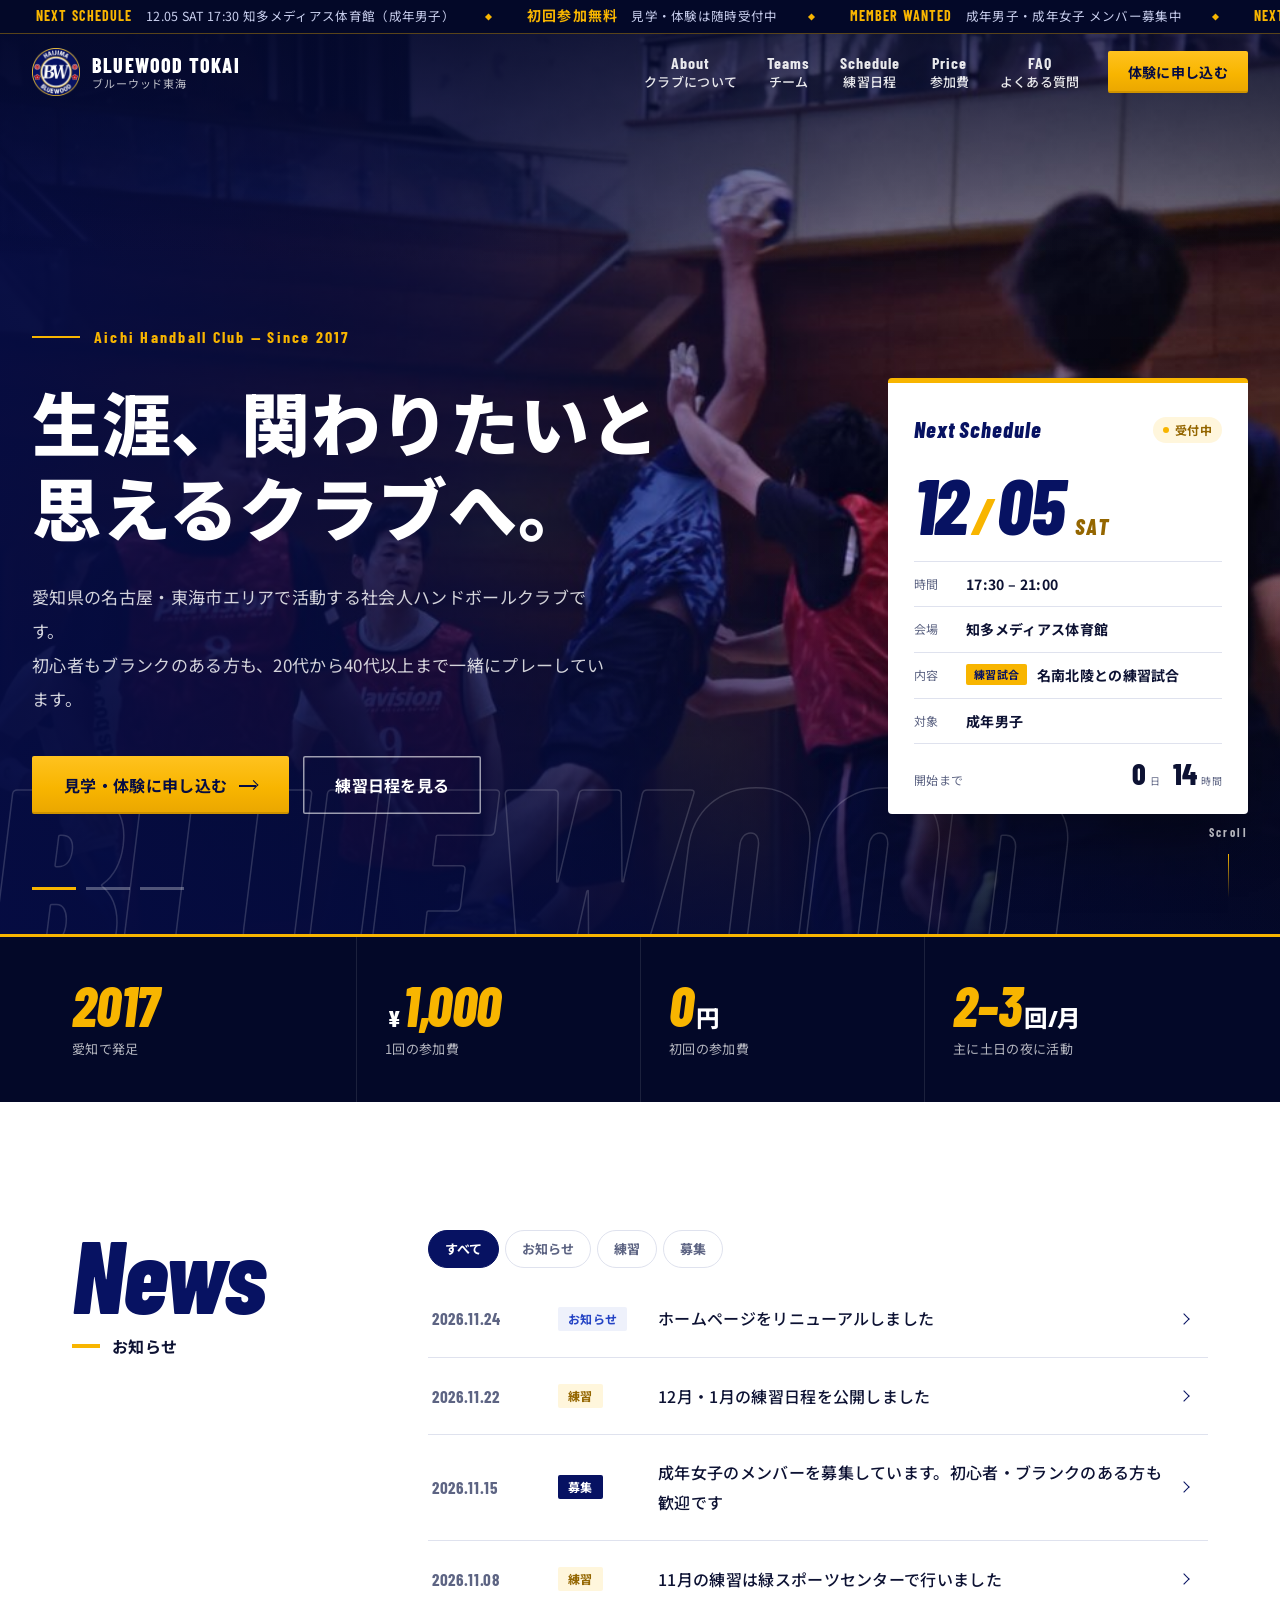
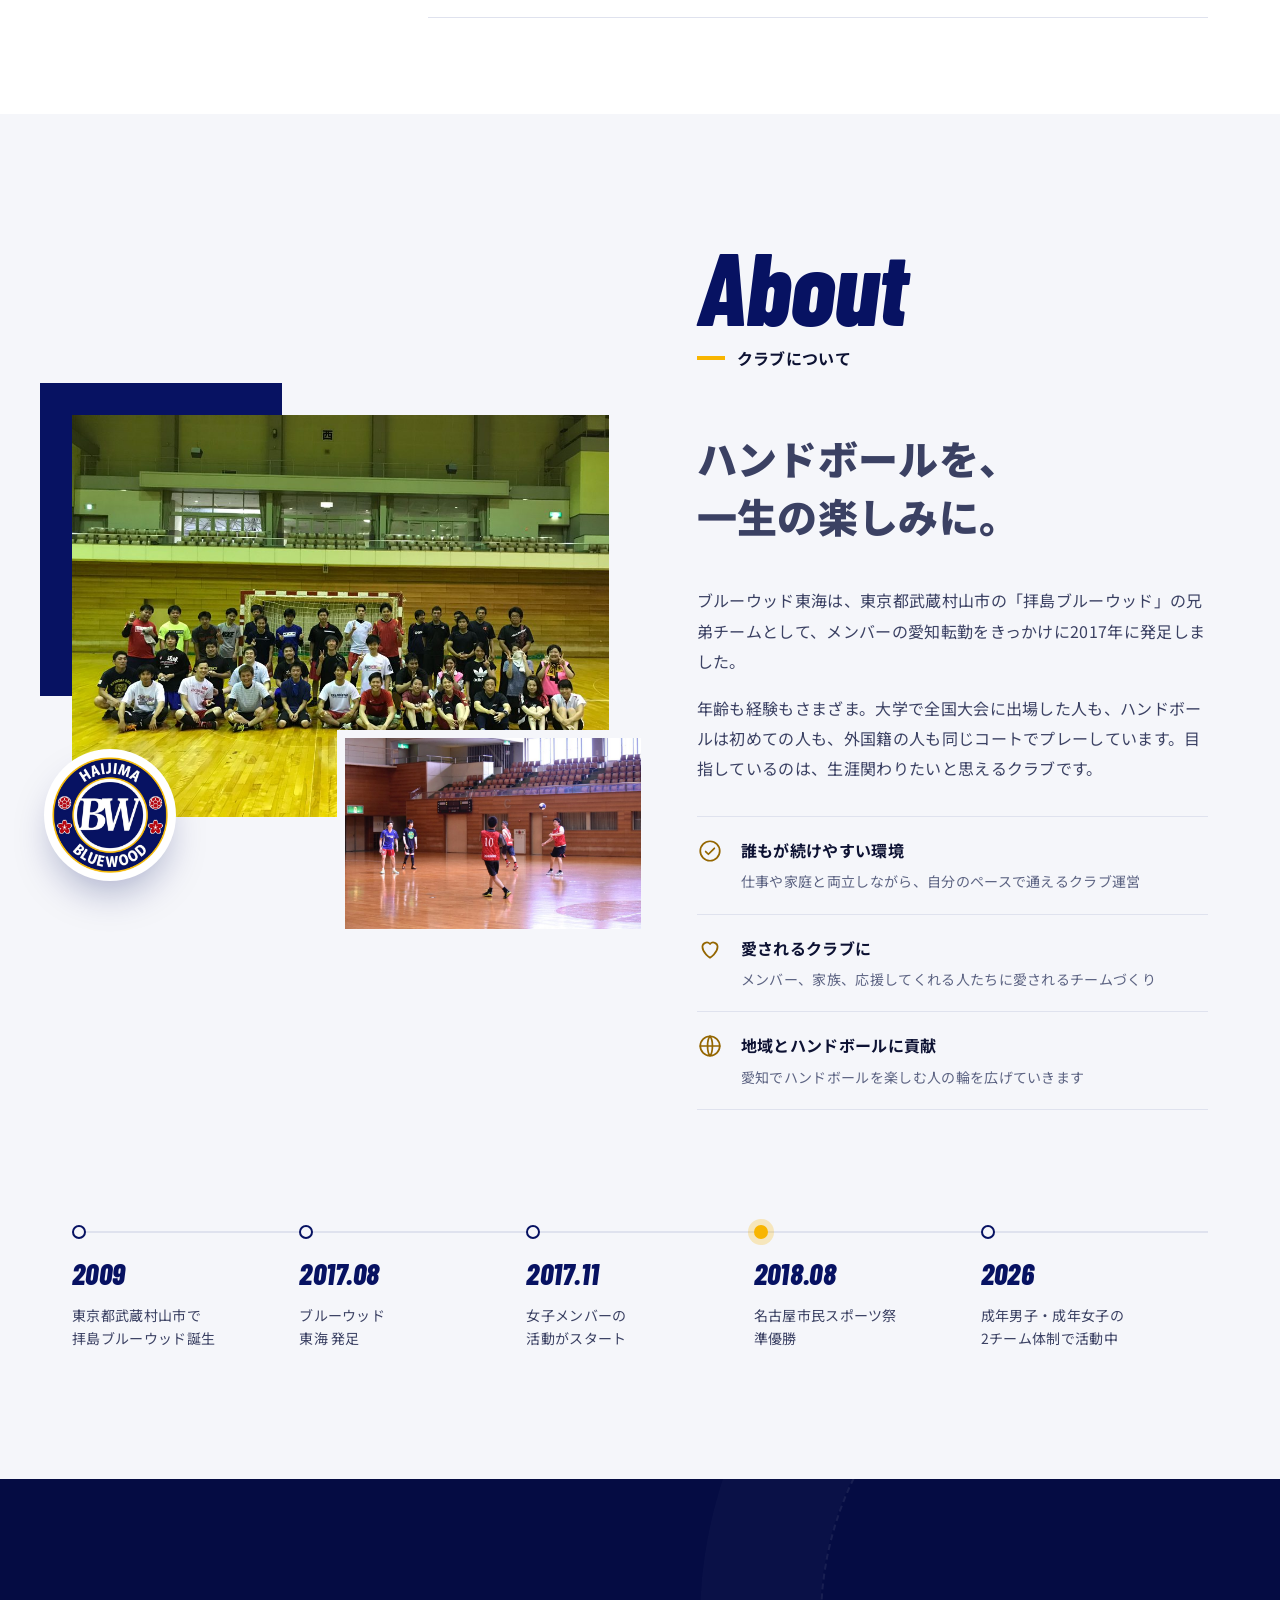
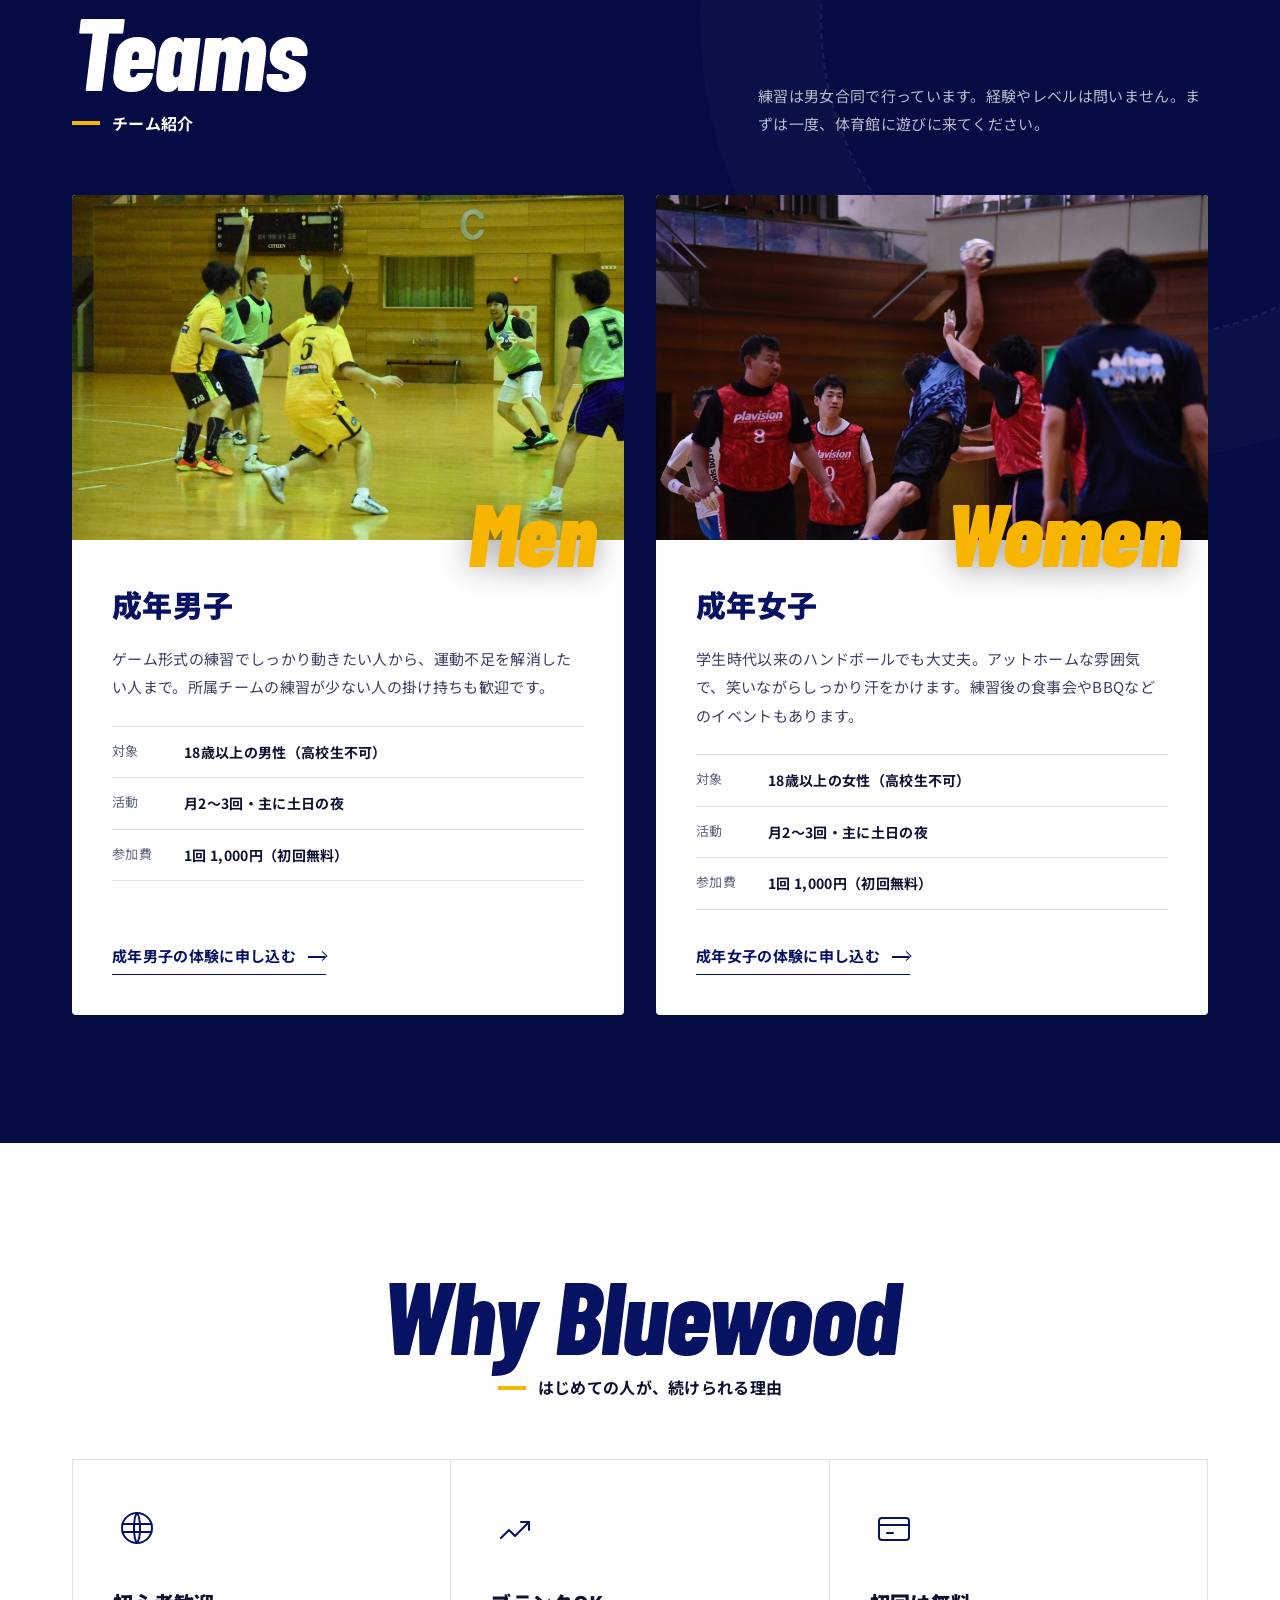
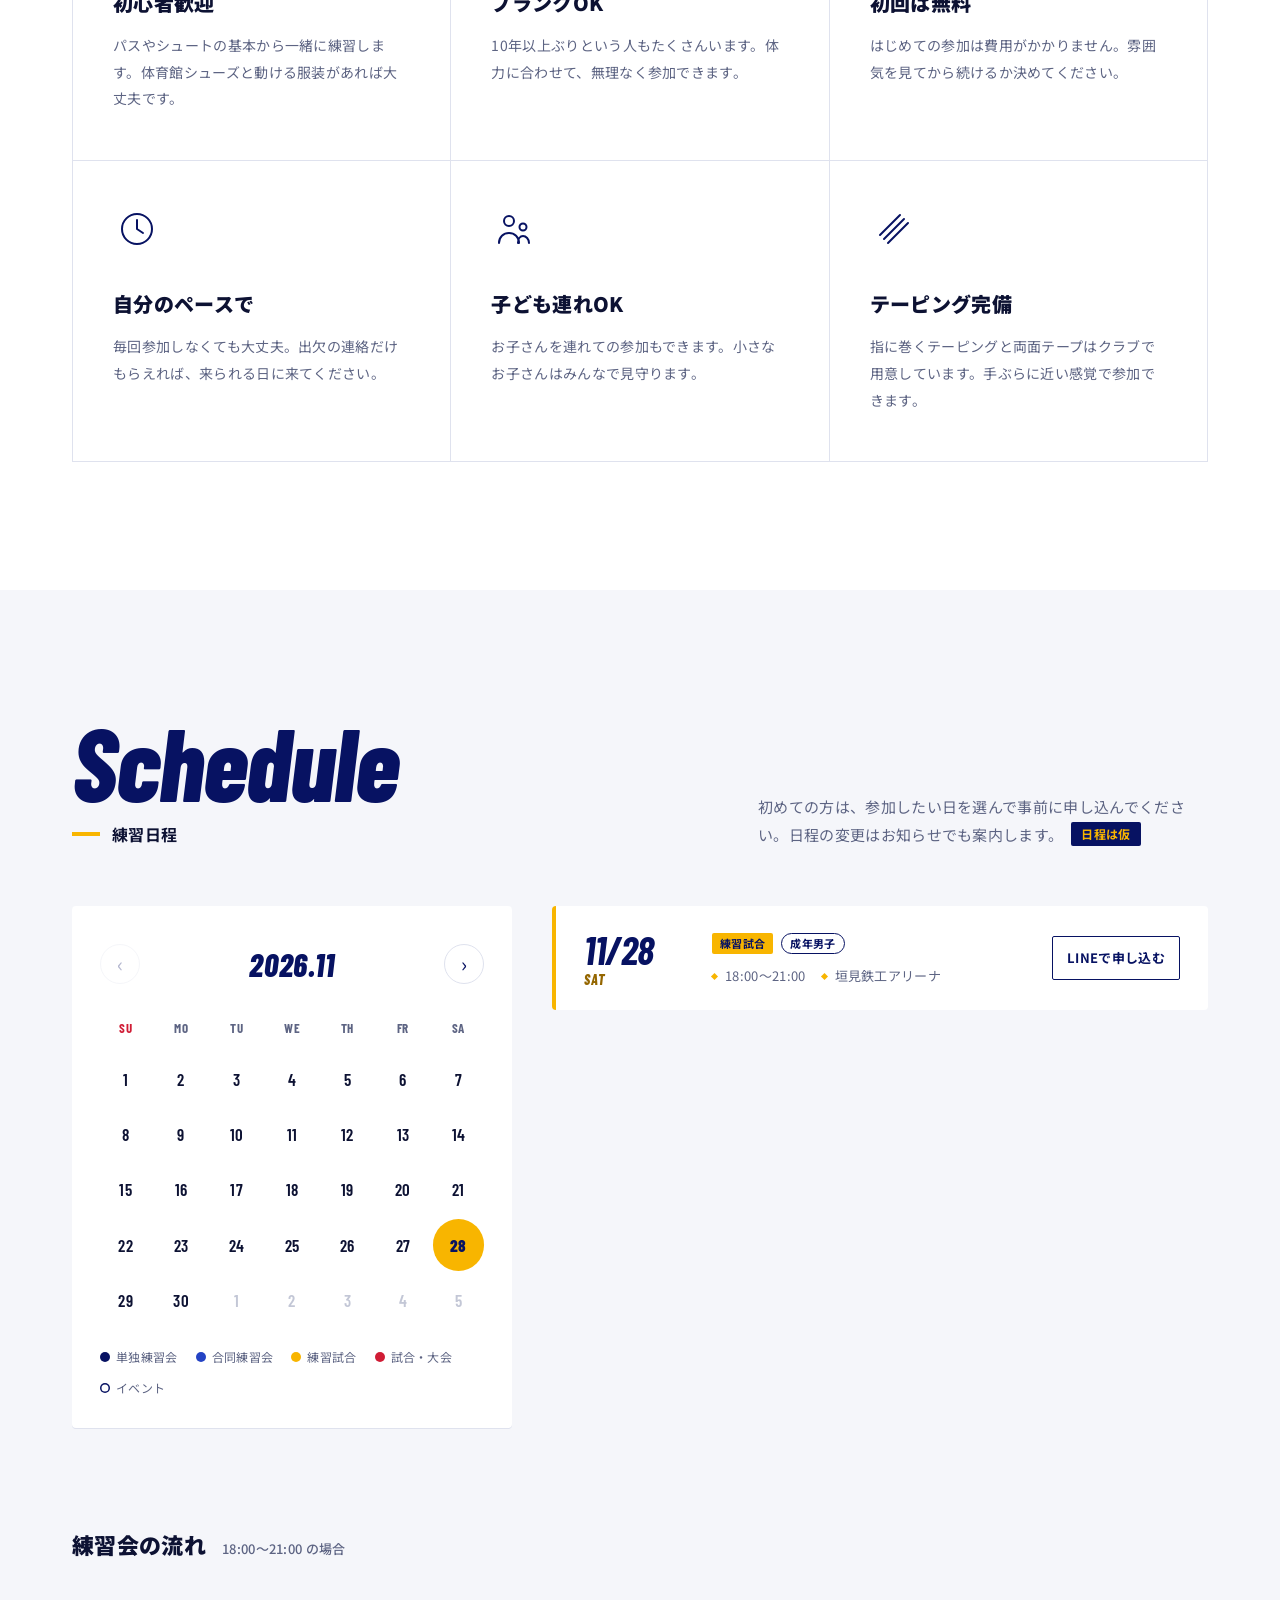
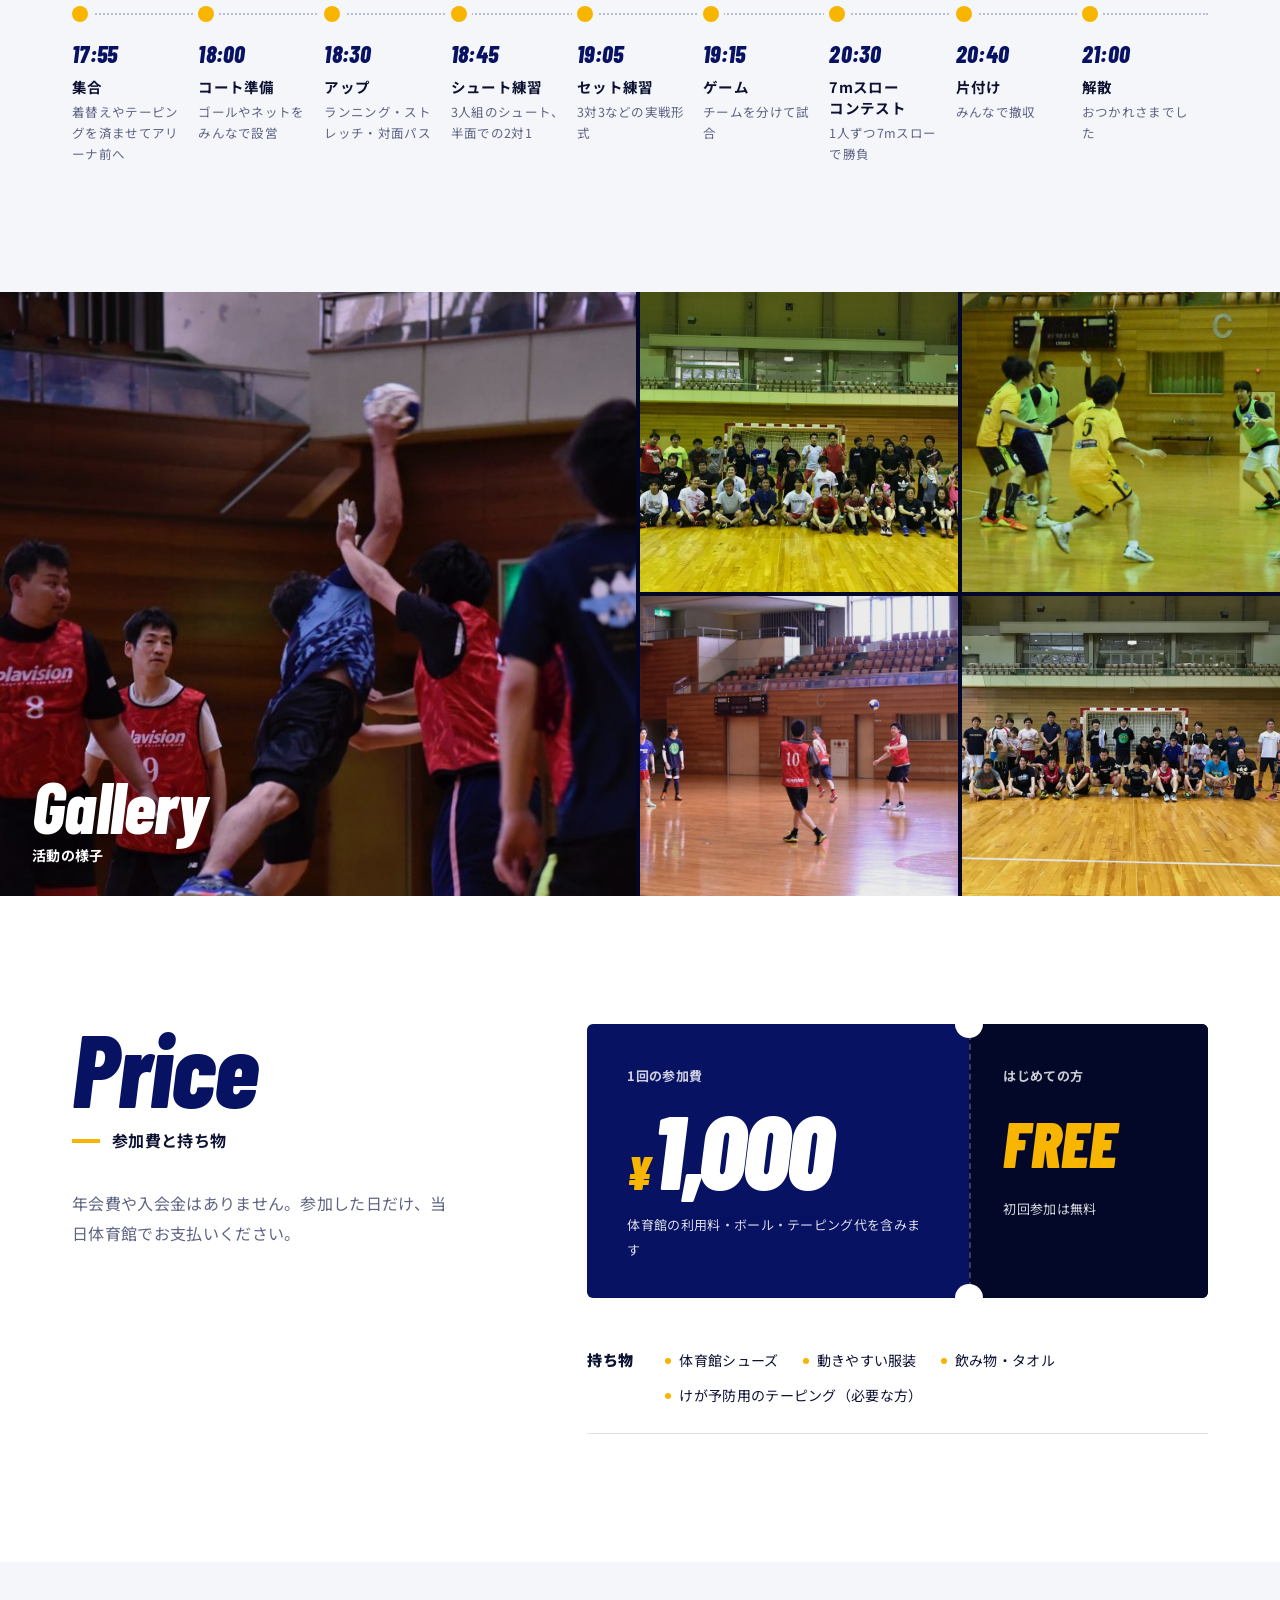
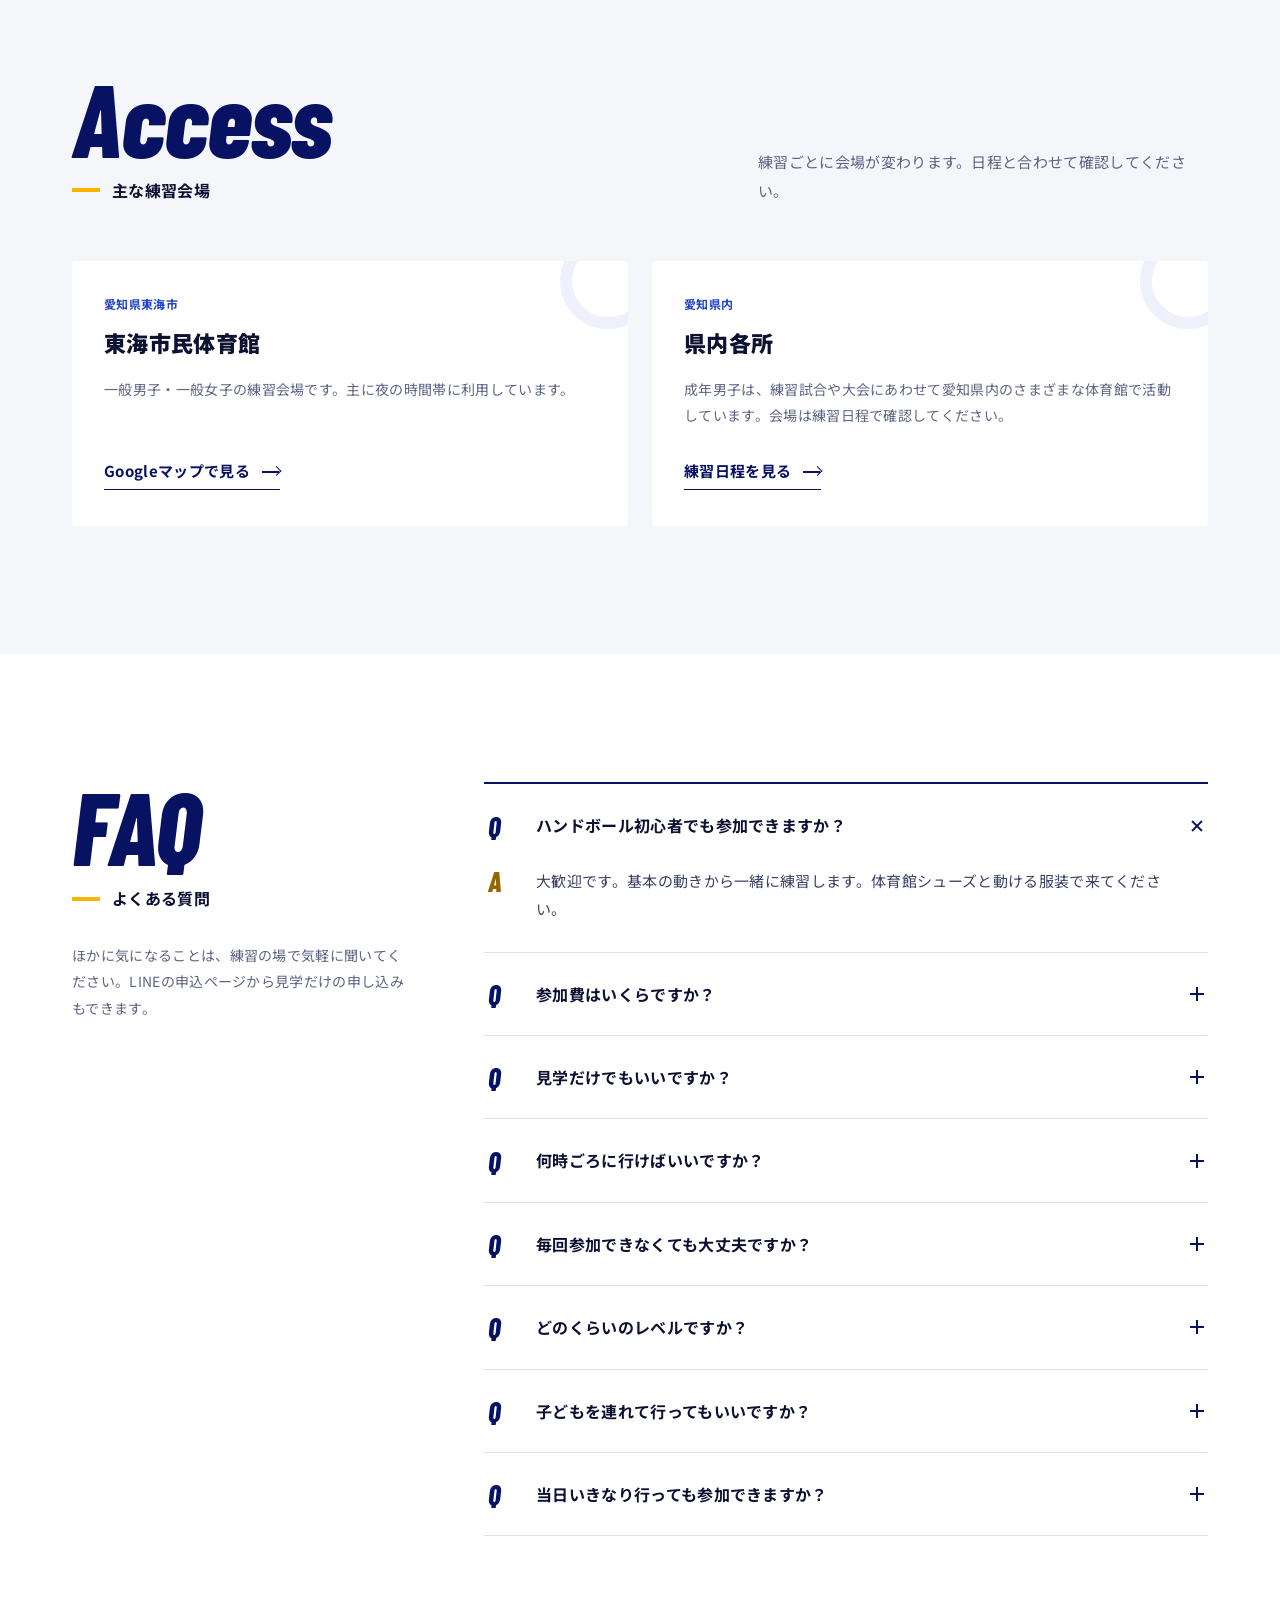
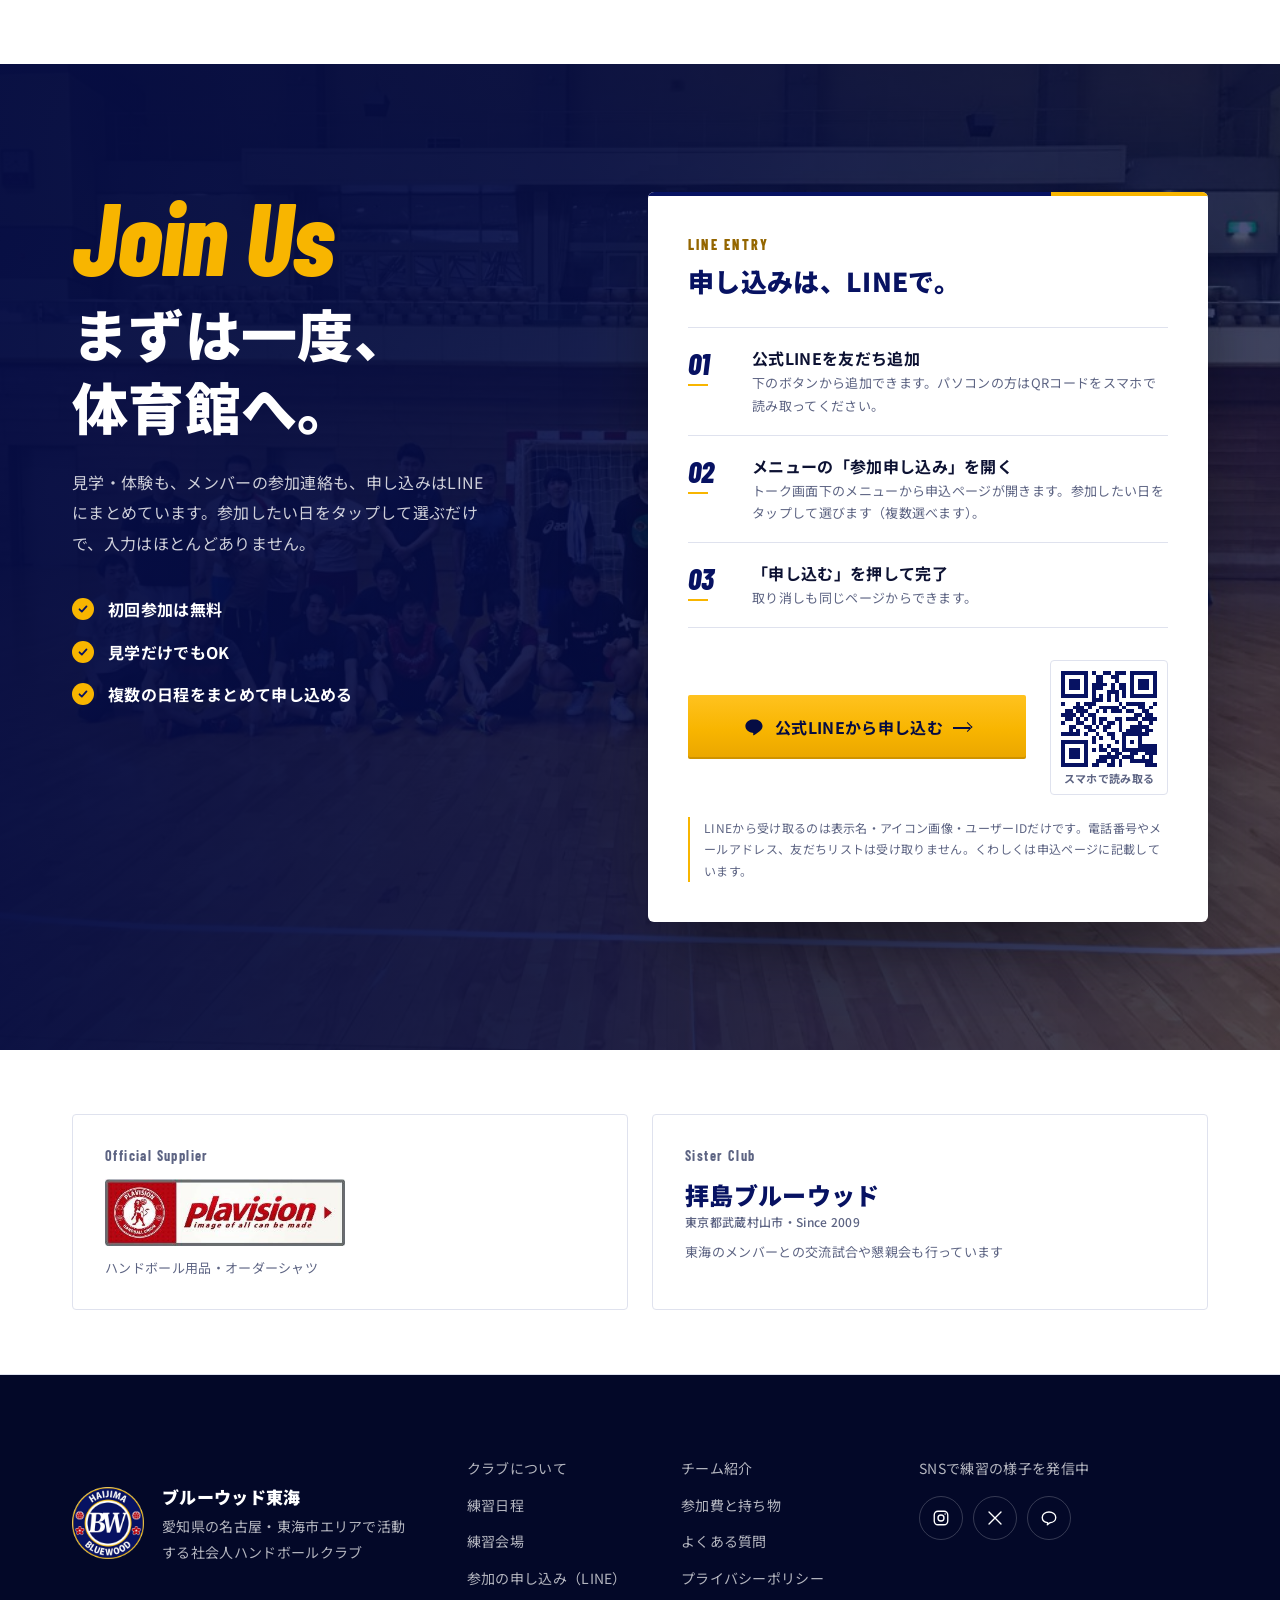
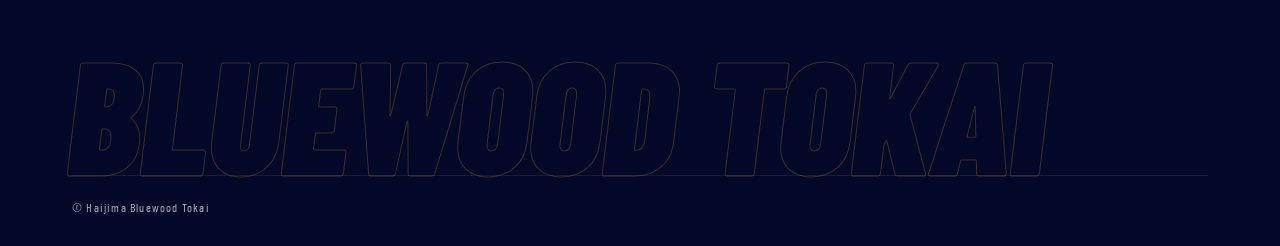
<file: index.html>
<!doctype html>
<html lang="ja">
<head>
<meta charset="utf-8">
<meta name="viewport" content="width=device-width, initial-scale=1">
<title>ブルーウッド東海｜愛知・名古屋・東海市の社会人ハンドボールクラブ</title>
<meta name="description" content="愛知県の名古屋・東海市エリアで活動する社会人ハンドボールクラブ「ブルーウッド東海」。成年男子・成年女子のメンバー募集中。初心者・ブランクのある方も歓迎、参加費1回1,000円・初回無料。見学・体験はLINEから申し込めます。">
<link rel="canonical" href="https://bw-tokai.github.io/homepage/">
<meta property="og:type" content="website">
<meta property="og:locale" content="ja_JP">
<meta property="og:site_name" content="ブルーウッド東海">
<meta property="og:url" content="https://bw-tokai.github.io/homepage/">
<meta property="og:title" content="ブルーウッド東海｜愛知・名古屋・東海市の社会人ハンドボールクラブ">
<meta property="og:description" content="生涯、関わりたいと思えるクラブへ。成年男子・成年女子のメンバー募集中。初心者・ブランクOK、参加費1回1,000円・初回無料。">
<meta property="og:image" content="https://bw-tokai.github.io/homepage/assets/img/action-2.jpg">
<meta property="og:image:width" content="1000">
<meta property="og:image:height" content="666">
<meta property="og:image:alt" content="ブルーウッド東海の練習でシュートを打つ選手">
<meta name="twitter:card" content="summary_large_image">
<meta name="theme-color" content="#071262">
<link rel="icon" href="assets/img/favicon.png">
<link rel="preconnect" href="https://fonts.googleapis.com">
<link rel="preconnect" href="https://fonts.gstatic.com" crossorigin>
<link href="https://fonts.googleapis.com/css2?family=Barlow+Condensed:ital,wght@0,600;0,700;0,800;1,700;1,800;1,900&family=Noto+Sans+JP:wght@400;500;700;900&display=swap" rel="stylesheet">
<link rel="stylesheet" href="assets/css/style.css">
<script type="application/ld+json">
{
  "@context": "https://schema.org",
  "@graph": [
    {
      "@type": "SportsTeam",
      "@id": "https://bw-tokai.github.io/homepage/#club",
      "name": "ブルーウッド東海",
      "alternateName": ["BLUEWOOD TOKAI", "BW東海"],
      "sport": "ハンドボール",
      "description": "愛知県の名古屋・東海市エリアで活動する社会人ハンドボールクラブ。成年男子・成年女子の2チーム。初心者・ブランクのある方も歓迎。参加費1回1,000円、初回無料。",
      "url": "https://bw-tokai.github.io/homepage/",
      "logo": "https://bw-tokai.github.io/homepage/assets/img/emblem.png",
      "image": "https://bw-tokai.github.io/homepage/assets/img/team-1.jpg",
      "foundingDate": "2017-08",
      "areaServed": [
        {"@type": "City", "name": "名古屋市"},
        {"@type": "City", "name": "東海市"},
        {"@type": "State", "name": "愛知県"}
      ],
      "address": {"@type": "PostalAddress", "addressRegion": "愛知県", "addressCountry": "JP"},
      "location": {"@type": "SportsActivityLocation", "name": "東海市民体育館", "address": {"@type": "PostalAddress", "addressLocality": "東海市", "addressRegion": "愛知県", "addressCountry": "JP"}},
      "parentOrganization": {"@type": "SportsOrganization", "name": "拝島ブルーウッド", "foundingDate": "2009", "address": {"@type": "PostalAddress", "addressLocality": "武蔵村山市", "addressRegion": "東京都", "addressCountry": "JP"}},
      "sponsor": {"@type": "Organization", "name": "Plavision", "url": "http://www.plavision.com/"}
    },
    {
      "@type": "WebSite",
      "@id": "https://bw-tokai.github.io/homepage/#website",
      "name": "ブルーウッド東海",
      "url": "https://bw-tokai.github.io/homepage/",
      "inLanguage": "ja",
      "publisher": {"@id": "https://bw-tokai.github.io/homepage/#club"}
    },
    {
      "@type": "FAQPage",
      "mainEntity": [
        {"@type": "Question", "name": "ハンドボール初心者でも参加できますか？", "acceptedAnswer": {"@type": "Answer", "text": "大歓迎です。基本の動きから一緒に練習します。体育館シューズと動ける服装で来てください。"}},
        {"@type": "Question", "name": "参加費はいくらですか？", "acceptedAnswer": {"@type": "Answer", "text": "1回1,000円です。初回の参加は無料で、年会費はありません。"}},
        {"@type": "Question", "name": "見学だけでもいいですか？", "acceptedAnswer": {"@type": "Answer", "text": "もちろん大丈夫です。ただ初日から参加する人がほとんどなので、動ける服装で来ることをおすすめします。"}},
        {"@type": "Question", "name": "毎回参加できなくても大丈夫ですか？", "acceptedAnswer": {"@type": "Answer", "text": "自分のペースで参加してください。毎回出欠を確認しているので、連絡だけお願いします。"}},
        {"@type": "Question", "name": "どのくらいのレベルですか？", "acceptedAnswer": {"@type": "Answer", "text": "大学の全国大会経験者から初心者まで、幅広いメンバーがいます。ゲームはレベルに合わせてチームを分けています。"}},
        {"@type": "Question", "name": "子どもを連れて行ってもいいですか？", "acceptedAnswer": {"@type": "Answer", "text": "大丈夫です。小さなお子さんはできる範囲でみんなで見守りますが、基本は保護者の方の責任でお願いします。"}},
        {"@type": "Question", "name": "当日いきなり行っても参加できますか？", "acceptedAnswer": {"@type": "Answer", "text": "人数や会場の都合で、事前連絡のない参加はお断りすることがあります。初めての方は必ずLINEから申し込んでください。"}}
      ]
    }
  ]
}
</script>
</head>
<body>

<a class="skip" href="#main">本文へ移動</a>

<!-- ticker -->
<div class="ticker" aria-label="お知らせ">
  <div class="ticker__track">
    <span><b>NEXT SCHEDULE</b> <em data-next-text>11.28 SAT 18:00 垣見鉄工アリーナ（成年男子）</em></span>
    <span><b>初回参加無料</b> 見学・体験は随時受付中</span>
    <span><b>MEMBER WANTED</b> 成年男子・成年女子 メンバー募集中</span>
    <span><b>NEXT SCHEDULE</b> <em data-next-text>11.28 SAT 18:00 垣見鉄工アリーナ（成年男子）</em></span>
    <span><b>初回参加無料</b> 見学・体験は随時受付中</span>
    <span><b>MEMBER WANTED</b> 成年男子・成年女子 メンバー募集中</span>
  </div>
</div>

<header class="header" id="header">
  <div class="header__inner">
    <a class="logo" href="#top" aria-label="ブルーウッド東海 トップへ">
      <img src="assets/img/emblem.png" alt="" width="48" height="48">
      <span class="logo__text"><span class="logo__en">BLUEWOOD TOKAI</span><span class="logo__ja">ブルーウッド東海</span></span>
    </a>
    <nav class="gnav" aria-label="メインメニュー">
      <a href="#about"><span>About</span>クラブについて</a>
      <a href="#teams"><span>Teams</span>チーム</a>
      <a href="#schedule"><span>Schedule</span>練習日程</a>
      <a href="#price"><span>Price</span>参加費</a>
      <a href="#faq"><span>FAQ</span>よくある質問</a>
    </nav>
    <a class="btn btn--red header__cta" href="#join">体験に申し込む</a>
    <button class="burger" id="burger" aria-expanded="false" aria-controls="drawer" aria-label="メニューを開く"><span></span><span></span></button>
  </div>
</header>

<div class="drawer" id="drawer" hidden>
  <nav aria-label="モバイルメニュー">
    <a href="#about"><span>About</span>クラブについて</a>
    <a href="#teams"><span>Teams</span>チーム</a>
    <a href="#schedule"><span>Schedule</span>練習日程</a>
    <a href="#price"><span>Price</span>参加費・持ち物</a>
    <a href="#access"><span>Access</span>練習会場</a>
    <a href="#faq"><span>FAQ</span>よくある質問</a>
  </nav>
  <a class="btn btn--red btn--block" href="#join">体験に申し込む</a>
</div>

<main id="main">

<!-- HERO -->
<section class="hero" id="top">
  <div class="hero__slides" aria-hidden="true">
    <div class="hero__slide is-active" style="background-image:url(assets/img/action-2.jpg)"></div>
    <div class="hero__slide" style="background-image:url(assets/img/action-1.jpg)"></div>
    <div class="hero__slide" style="background-image:url(assets/img/team-2.jpg)"></div>
  </div>
  <div class="hero__shade"></div>
  <div class="hero__word" aria-hidden="true">BLUEWOOD</div>

  <div class="hero__body">
    <p class="hero__kicker"><span class="hero__line"></span>Aichi Handball Club — Since 2017</p>
    <h1 class="hero__title">
      <span class="ln"><span>生涯、関わりたいと</span></span>
      <span class="ln"><span>思えるクラブへ。</span></span>
    </h1>
    <p class="hero__lead">愛知県の名古屋・東海市エリアで活動する社会人ハンドボールクラブです。<br class="pc">初心者もブランクのある方も、20代から40代以上まで一緒にプレーしています。</p>
    <div class="hero__cta">
      <a class="btn btn--red btn--lg" href="#join">見学・体験に申し込む<i class="arw"></i></a>
      <a class="btn btn--line btn--lg" href="#schedule">練習日程を見る</a>
    </div>
  </div>

  <aside class="matchcard" aria-labelledby="mc-h">
    <div class="matchcard__head">
      <h2 id="mc-h">Next Schedule</h2>
      <span class="chip chip--live">受付中</span>
    </div>
    <div class="matchcard__date">
      <span class="mm">11</span><span class="sl">/</span><span class="dd">28</span><span class="dw">SAT</span>
    </div>
    <dl class="matchcard__meta">
      <div><dt>時間</dt><dd>18:00 – 21:00</dd></div>
      <div><dt>会場</dt><dd>垣見鉄工アリーナ</dd></div>
      <div><dt>内容</dt><dd>練習試合</dd></div>
      <div><dt>対象</dt><dd>成年男子</dd></div>
    </dl>
    <div class="matchcard__count" data-countdown="2026-11-28T18:00:00+09:00">
      <span>開始まで</span><b data-d>--</b><small>日</small><b data-h>--</b><small>時間</small>
    </div>
  </aside>

  <div class="hero__dots" role="tablist" aria-label="スライド">
    <button class="is-active" aria-label="スライド1"></button><button aria-label="スライド2"></button><button aria-label="スライド3"></button>
  </div>
  <a class="hero__scroll" href="#news" aria-label="下へスクロール"><span>Scroll</span></a>
</section>

<!-- NUMBERS -->
<section class="numbers" aria-label="クラブの数字">
  <div class="wrap numbers__grid">
    <div class="num"><b>2017</b><span>愛知で発足</span></div>
    <div class="num"><b><small>¥</small>1,000</b><span>1回の参加費</span></div>
    <div class="num"><b>0<small>円</small></b><span>初回の参加費</span></div>
    <div class="num"><b>2–3<small>回/月</small></b><span>主に土日の夜に活動</span></div>
  </div>
</section>

<!-- NEWS -->
<section class="sec news" id="news">
  <div class="wrap news__grid">
    <header class="sh">
      <p class="sh__en">News</p>
      <h2 class="sh__ja">お知らせ</h2>
    </header>
    <div>
      <div class="tabs" role="tablist" aria-label="お知らせの種類">
        <button role="tab" aria-selected="true" data-filter="all">すべて</button>
        <button role="tab" aria-selected="false" data-filter="info">お知らせ</button>
        <button role="tab" aria-selected="false" data-filter="practice">練習</button>
        <button role="tab" aria-selected="false" data-filter="recruit">募集</button>
      </div>
      <ul class="newslist">
        <li data-cat="info"><a href="#"><time datetime="2026-11-24">2026.11.24</time><span class="tag tag--info">お知らせ</span><span class="newslist__t">ホームページをリニューアルしました</span></a></li>
        <li data-cat="practice"><a href="#schedule"><time datetime="2026-11-22">2026.11.22</time><span class="tag tag--practice">練習</span><span class="newslist__t">12月・1月の練習日程を公開しました</span></a></li>
        <li data-cat="recruit"><a href="#teams"><time datetime="2026-11-15">2026.11.15</time><span class="tag tag--recruit">募集</span><span class="newslist__t">成年女子のメンバーを募集しています。初心者・ブランクのある方も歓迎です</span></a></li>
        <li data-cat="practice"><a href="#schedule"><time datetime="2026-11-08">2026.11.08</time><span class="tag tag--practice">練習</span><span class="newslist__t">11月の練習は緑スポーツセンターで行いました</span></a></li>
      </ul>
    </div>
  </div>
</section>

<!-- ABOUT -->
<section class="sec about" id="about">
  <div class="wrap about__grid">
    <div class="about__media">
      <figure class="about__main"><img src="assets/img/team-1.jpg" alt="練習会のあとの集合写真" loading="lazy"></figure>
      <figure class="about__sub"><img src="assets/img/court.jpg" alt="体育館での練習の様子" loading="lazy"></figure>
      <div class="about__badge"><img src="assets/img/emblem.png" alt="拝島ブルーウッドのエンブレム" loading="lazy"></div>
    </div>
    <div class="about__text">
      <header class="sh">
        <p class="sh__en">About</p>
        <h2 class="sh__ja">クラブについて</h2>
      </header>
      <p class="about__copy">ハンドボールを、<br>一生の楽しみに。</p>
      <p>ブルーウッド東海は、東京都武蔵村山市の「拝島ブルーウッド」の兄弟チームとして、メンバーの愛知転勤をきっかけに2017年に発足しました。</p>
      <p>年齢も経験もさまざま。大学で全国大会に出場した人も、ハンドボールは初めての人も、外国籍の人も同じコートでプレーしています。目指しているのは、生涯関わりたいと思えるクラブです。</p>
      <ul class="mission">
        <li><svg viewBox="0 0 24 24" aria-hidden="true"><circle cx="12" cy="12" r="9"/><path d="M8 12.5l2.5 2.5L16 9.5"/></svg><div><b>誰もが続けやすい環境</b><span>仕事や家庭と両立しながら、自分のペースで通えるクラブ運営</span></div></li>
        <li><svg viewBox="0 0 24 24" aria-hidden="true"><path d="M12 20s-7-4.4-7-10a4 4 0 017-2.6A4 4 0 0119 10c0 5.6-7 10-7 10z"/></svg><div><b>愛されるクラブに</b><span>メンバー、家族、応援してくれる人たちに愛されるチームづくり</span></div></li>
        <li><svg viewBox="0 0 24 24" aria-hidden="true"><circle cx="12" cy="12" r="9"/><path d="M3 12h18M12 3c3 3.2 3 14.8 0 18M12 3c-3 3.2-3 14.8 0 18"/></svg><div><b>地域とハンドボールに貢献</b><span>愛知でハンドボールを楽しむ人の輪を広げていきます</span></div></li>
      </ul>
    </div>
  </div>

  <div class="wrap">
    <ol class="timeline" aria-label="クラブの歩み">
      <li><time>2009</time><p>東京都武蔵村山市で<br>拝島ブルーウッド誕生</p></li>
      <li><time>2017.08</time><p>ブルーウッド<br>東海 発足</p></li>
      <li><time>2017.11</time><p>女子メンバーの<br>活動がスタート</p></li>
      <li class="is-hl"><time>2018.08</time><p>名古屋市民スポーツ祭<br>準優勝</p></li>
      <li><time>2026</time><p>成年男子・成年女子の<br>2チーム体制で活動中</p></li>
    </ol>
  </div>
</section>

<!-- TEAMS -->
<section class="sec teams" id="teams">
  <div class="wrap">
    <header class="sh sh--light sh--row">
      <div><p class="sh__en">Teams</p><h2 class="sh__ja">チーム紹介</h2></div>
      <p class="sh__desc">練習は男女合同で行っています。経験やレベルは問いません。まずは一度、体育館に遊びに来てください。</p>
    </header>
    <div class="teams__grid">
      <article class="team">
        <div class="team__img"><img src="assets/img/action-1.jpg" alt="成年男子の練習風景" loading="lazy"></div>
        <div class="team__body">
          <p class="team__en">Men</p>
          <h3>成年男子</h3>
          <p>ゲーム形式の練習でしっかり動きたい人から、運動不足を解消したい人まで。所属チームの練習が少ない人の掛け持ちも歓迎です。</p>
          <dl class="spec">
            <div><dt>対象</dt><dd>18歳以上の男性（高校生不可）</dd></div>
            <div><dt>活動</dt><dd>月2〜3回・主に土日の夜</dd></div>
            <div><dt>参加費</dt><dd>1回 1,000円（初回無料）</dd></div>
          </dl>
          <a class="textlink" href="#join" data-team="成年男子">成年男子の体験に申し込む<i class="arw"></i></a>
        </div>
      </article>
      <article class="team">
        <div class="team__img"><img src="assets/img/action-2.jpg" alt="成年女子も参加する練習風景" loading="lazy"></div>
        <div class="team__body">
          <p class="team__en">Women</p>
          <h3>成年女子</h3>
          <p>学生時代以来のハンドボールでも大丈夫。アットホームな雰囲気で、笑いながらしっかり汗をかけます。練習後の食事会やBBQなどのイベントもあります。</p>
          <dl class="spec">
            <div><dt>対象</dt><dd>18歳以上の女性（高校生不可）</dd></div>
            <div><dt>活動</dt><dd>月2〜3回・主に土日の夜</dd></div>
            <div><dt>参加費</dt><dd>1回 1,000円（初回無料）</dd></div>
          </dl>
          <a class="textlink" href="#join" data-team="成年女子">成年女子の体験に申し込む<i class="arw"></i></a>
        </div>
      </article>
    </div>
  </div>
</section>

<!-- FEATURES -->
<section class="sec features" aria-labelledby="ft-h">
  <div class="wrap">
    <header class="sh sh--center">
      <p class="sh__en">Why Bluewood</p>
      <h2 class="sh__ja" id="ft-h">はじめての人が、続けられる理由</h2>
    </header>
    <ul class="features__grid">
      <li><svg viewBox="0 0 48 48" aria-hidden="true"><circle cx="24" cy="24" r="15"/><path d="M24 9c-4 5-4 25 0 30M24 9c4 5 4 25 0 30M9.5 20h29M9.5 28h29"/></svg><h3>初心者歓迎</h3><p>パスやシュートの基本から一緒に練習します。体育館シューズと動ける服装があれば大丈夫です。</p></li>
      <li><svg viewBox="0 0 48 48" aria-hidden="true"><path d="M10 34l8-8 6 6 14-14"/><path d="M30 18h8v8"/></svg><h3>ブランクOK</h3><p>10年以上ぶりという人もたくさんいます。体力に合わせて、無理なく参加できます。</p></li>
      <li><svg viewBox="0 0 48 48" aria-hidden="true"><rect x="9" y="14" width="30" height="22" rx="3"/><path d="M9 21h30M17 29h6"/></svg><h3>初回は無料</h3><p>はじめての参加は費用がかかりません。雰囲気を見てから続けるか決めてください。</p></li>
      <li><svg viewBox="0 0 48 48" aria-hidden="true"><circle cx="24" cy="24" r="15"/><path d="M24 15v9l6 4"/></svg><h3>自分のペースで</h3><p>毎回参加しなくても大丈夫。出欠の連絡だけもらえれば、来られる日に来てください。</p></li>
      <li><svg viewBox="0 0 48 48" aria-hidden="true"><circle cx="18" cy="16" r="5"/><circle cx="32" cy="22" r="3.5"/><path d="M8 38c0-6 4.5-10 10-10s10 4 10 10M27 38c0-4 2-7 5-7s6 3 6 7"/></svg><h3>子ども連れOK</h3><p>お子さんを連れての参加もできます。小さなお子さんはみんなで見守ります。</p></li>
      <li><svg viewBox="0 0 48 48" aria-hidden="true"><path d="M14 34l20-20M18 38l20-20M10 30l20-20"/></svg><h3>テーピング完備</h3><p>指に巻くテーピングと両面テープはクラブで用意しています。手ぶらに近い感覚で参加できます。</p></li>
    </ul>
  </div>
</section>

<!-- SCHEDULE -->
<section class="sec schedule" id="schedule">
  <div class="wrap">
    <header class="sh sh--row">
      <div><p class="sh__en">Schedule</p><h2 class="sh__ja">練習日程</h2></div>
      <p class="sh__desc">初めての方は、参加したい日を選んで事前に申し込んでください。日程の変更はお知らせでも案内します。<span class="tag tag--temp">日程は仮</span></p>
    </header>

    <div class="sched">
      <div class="cal" data-cal>
        <div class="cal__head">
          <button class="cal__nav" data-prev aria-label="前の月">‹</button>
          <p class="cal__title"><b data-cal-month></b></p>
          <button class="cal__nav" data-next aria-label="次の月">›</button>
        </div>
        <div class="cal__grid" data-cal-grid role="grid" aria-label="練習カレンダー"></div>
        <ul class="cal__legend" data-cal-legend aria-label="日程の種類"></ul>
      </div>

      <ul class="upcoming" data-upcoming aria-label="今後の練習"></ul>
    </div>

    <div class="day">
      <h3 class="day__h">練習会の流れ <small>18:00〜21:00 の場合</small></h3>
      <ol class="day__flow">
        <li><time>17:55</time><b>集合</b><span>着替えやテーピングを済ませてアリーナ前へ</span></li>
        <li><time>18:00</time><b>コート準備</b><span>ゴールやネットをみんなで設営</span></li>
        <li><time>18:30</time><b>アップ</b><span>ランニング・ストレッチ・対面パス</span></li>
        <li><time>18:45</time><b>シュート練習</b><span>3人組のシュート、半面での2対1</span></li>
        <li><time>19:05</time><b>セット練習</b><span>3対3などの実戦形式</span></li>
        <li><time>19:15</time><b>ゲーム</b><span>チームを分けて試合</span></li>
        <li><time>20:30</time><b><span class="nb">7mスロー</span><span class="nb">コンテスト</span></b><span>1人ずつ7mスローで勝負</span></li>
        <li><time>20:40</time><b>片付け</b><span>みんなで撤収</span></li>
        <li><time>21:00</time><b>解散</b><span>おつかれさまでした</span></li>
      </ol>
    </div>
  </div>
</section>

<!-- GALLERY -->
<section class="gallery" aria-label="活動の様子">
  <div class="gallery__grid">
    <button class="g g--a" data-full="assets/img/action-2.jpg"><img src="assets/img/action-2.jpg" alt="シュートを打つ瞬間" loading="lazy"></button>
    <button class="g g--b" data-full="assets/img/team-1.jpg"><img src="assets/img/team-1.jpg" alt="集合写真" loading="lazy"></button>
    <button class="g g--c" data-full="assets/img/action-1.jpg"><img src="assets/img/action-1.jpg" alt="ゲーム形式の練習" loading="lazy"></button>
    <button class="g g--d" data-full="assets/img/court.jpg"><img src="assets/img/court.jpg" alt="体育館のコート" loading="lazy"></button>
    <button class="g g--e" data-full="assets/img/team-2.jpg"><img src="assets/img/team-2.jpg" alt="練習後の集合写真" loading="lazy"></button>
  </div>
  <div class="gallery__label"><p class="sh__en">Gallery</p><p>活動の様子</p></div>
</section>

<dialog class="lightbox" id="lightbox"><button class="lightbox__close" aria-label="閉じる">×</button><img alt=""></dialog>

<!-- PRICE -->
<section class="sec price" id="price">
  <div class="wrap price__grid">
    <div>
      <header class="sh">
        <p class="sh__en">Price</p>
        <h2 class="sh__ja">参加費と持ち物</h2>
      </header>
      <p class="price__note">年会費や入会金はありません。参加した日だけ、当日体育館でお支払いください。</p>
    </div>
    <div class="ticket">
      <div class="ticket__main">
        <p class="ticket__label">1回の参加費</p>
        <p class="ticket__price"><small>¥</small>1,000</p>
        <p class="ticket__sub">体育館の利用料・ボール・テーピング代を含みます</p>
      </div>
      <div class="ticket__side">
        <p class="ticket__label">はじめての方</p>
        <p class="ticket__free">FREE</p>
        <p class="ticket__sub">初回参加は無料</p>
      </div>
    </div>
    <div class="bring">
      <h3>持ち物</h3>
      <ul>
        <li>体育館シューズ</li>
        <li>動きやすい服装</li>
        <li>飲み物・タオル</li>
        <li>けが予防用のテーピング（必要な方）</li>
      </ul>
    </div>
  </div>
</section>

<!-- ACCESS -->
<section class="sec access" id="access">
  <div class="wrap">
    <header class="sh sh--row">
      <div><p class="sh__en">Access</p><h2 class="sh__ja">主な練習会場</h2></div>
      <p class="sh__desc">練習ごとに会場が変わります。日程と合わせて確認してください。</p>
    </header>
    <ul class="venues">
      <li class="venue"><span class="venue__city">愛知県東海市</span><h3>東海市民体育館</h3><p>一般男子・一般女子の練習会場です。主に夜の時間帯に利用しています。</p><a class="textlink" href="https://www.google.com/maps/search/?api=1&amp;query=%E6%9D%B1%E6%B5%B7%E5%B8%82%E6%B0%91%E4%BD%93%E8%82%B2%E9%A4%A8" target="_blank" rel="noopener">Googleマップで見る<i class="arw"></i></a></li>
      <li class="venue"><span class="venue__city">愛知県内</span><h3>県内各所</h3><p>成年男子は、練習試合や大会にあわせて愛知県内のさまざまな体育館で活動しています。会場は練習日程で確認してください。</p><a class="textlink" href="#schedule">練習日程を見る<i class="arw"></i></a></li>
    </ul>
  </div>
</section>

<!-- FAQ -->
<section class="sec faq" id="faq">
  <div class="wrap faq__grid">
    <header class="sh">
      <p class="sh__en">FAQ</p>
      <h2 class="sh__ja">よくある質問</h2>
      <p class="faq__more">ほかに気になることは、練習の場で気軽に聞いてください。LINEの申込ページから見学だけの申し込みもできます。</p>
    </header>
    <div class="faq__list">
      <details open><summary>ハンドボール初心者でも参加できますか？</summary><div><p>大歓迎です。基本の動きから一緒に練習します。体育館シューズと動ける服装で来てください。</p></div></details>
      <details><summary>参加費はいくらですか？</summary><div><p>1回1,000円です。初回の参加は無料で、年会費はありません。</p></div></details>
      <details><summary>見学だけでもいいですか？</summary><div><p>もちろん大丈夫です。ただ初日から参加する人がほとんどなので、動ける服装で来ることをおすすめします。</p></div></details>
      <details><summary>何時ごろに行けばいいですか？</summary><div><p>練習開始の時間は、体育館に入れる時間です。着替えなどを済ませて、開始30分前を目安にアリーナ前に集まってください。</p></div></details>
      <details><summary>毎回参加できなくても大丈夫ですか？</summary><div><p>自分のペースで参加してください。毎回出欠を確認しているので、連絡だけお願いします。</p></div></details>
      <details><summary>どのくらいのレベルですか？</summary><div><p>大学の全国大会経験者から初心者まで、幅広いメンバーがいます。ゲームはレベルに合わせてチームを分けています。</p></div></details>
      <details><summary>子どもを連れて行ってもいいですか？</summary><div><p>大丈夫です。小さなお子さんはできる範囲でみんなで見守りますが、基本は保護者の方の責任でお願いします。</p></div></details>
      <details><summary>当日いきなり行っても参加できますか？</summary><div><p>人数や会場の都合で、事前連絡のない参加はお断りすることがあります。初めての方は必ずLINEから申し込んでください。</p></div></details>
    </div>
  </div>
</section>

<!-- JOIN -->
<section class="join" id="join">
  <div class="join__bg" aria-hidden="true"></div>
  <div class="wrap join__grid">
    <div class="join__intro">
      <p class="sh__en">Join Us</p>
      <h2>まずは一度、<br>体育館へ。</h2>
      <p>見学・体験も、メンバーの参加連絡も、申し込みはLINEにまとめています。参加したい日をタップして選ぶだけで、入力はほとんどありません。</p>
      <ul class="join__points">
        <li>初回参加は無料</li>
        <li>見学だけでもOK</li>
        <li>複数の日程をまとめて申し込める</li>
      </ul>
    </div>

    <div class="entry">
      <div class="entry__head">
        <p class="entry__k">LINE ENTRY</p>
        <h3>申し込みは、LINEで。</h3>
      </div>
      <ol class="entry__steps">
        <li><span>01</span><div><b>公式LINEを友だち追加</b><p>下のボタンから追加できます。パソコンの方はQRコードをスマホで読み取ってください。</p></div></li>
        <li><span>02</span><div><b>メニューの「参加申し込み」を開く</b><p>トーク画面下のメニューから申込ページが開きます。参加したい日をタップして選びます（複数選べます）。</p></div></li>
        <li><span>03</span><div><b>「申し込む」を押して完了</b><p>取り消しも同じページからできます。</p></div></li>
      </ol>
      <div class="entry__cta">
        <a class="btn btn--red btn--lg entry__btn" href="#" data-friend target="_blank" rel="noopener"><svg viewBox="0 0 24 24" aria-hidden="true"><path d="M12 3.5C6.8 3.5 2.6 6.9 2.6 11c0 3.7 3.3 6.8 7.8 7.4.3.1.7.2.8.5.1.2.1.6 0 .8l-.1.8c0 .2-.2.9.8.5s5.4-3.2 7.4-5.4c1.4-1.5 2-3 2-4.6 0-4.1-4.2-7.5-9.4-7.5z"/></svg>公式LINEから申し込む<i class="arw"></i></a>
        <figure class="entry__qr"><img src="assets/img/line-qr.svg" alt="公式LINEを友だち追加するQRコード" width="116" height="116"><figcaption>スマホで読み取る</figcaption></figure>
      </div>
      <p class="entry__note">LINEから受け取るのは表示名・アイコン画像・ユーザーIDだけです。電話番号やメールアドレス、友だちリストは受け取りません。くわしくは申込ページに記載しています。</p>
    </div>
  </div>
</section>

<!-- PARTNER -->
<section class="partner" aria-label="協賛・関連チーム">
  <div class="wrap partner__grid">
    <a class="partner__item" href="http://www.plavision.com/" target="_blank" rel="noopener">
      <span class="partner__k">Official Supplier</span>
      <img src="assets/img/plavision.jpg" alt="Plavision" width="240" height="67">
      <span class="partner__d">ハンドボール用品・オーダーシャツ</span>
    </a>
    <div class="partner__item">
      <span class="partner__k">Sister Club</span>
      <p class="partner__name">拝島ブルーウッド<small>東京都武蔵村山市・Since 2009</small></p>
      <span class="partner__d">東海のメンバーとの交流試合や懇親会も行っています</span>
    </div>
  </div>
</section>

</main>

<footer class="footer">
  <div class="wrap">
    <div class="footer__top">
      <div class="footer__brand">
        <img src="assets/img/emblem.png" alt="" width="72" height="72" loading="lazy">
        <div><p class="footer__name">ブルーウッド東海</p><p>愛知県の名古屋・東海市エリアで活動する社会人ハンドボールクラブ</p></div>
      </div>
      <nav class="footer__nav" aria-label="フッターメニュー">
        <a href="#about">クラブについて</a><a href="#teams">チーム紹介</a><a href="#schedule">練習日程</a><a href="#price">参加費と持ち物</a><a href="#access">練習会場</a><a href="#faq">よくある質問</a><a href="#join">参加の申し込み（LINE）</a><a href="#">プライバシーポリシー</a>
      </nav>
      <div class="footer__sns">
        <p>SNSで練習の様子を発信中</p>
        <div>
          <a href="#" aria-label="Instagram"><svg viewBox="0 0 24 24"><rect x="3" y="3" width="18" height="18" rx="5"/><circle cx="12" cy="12" r="4"/><circle cx="17.5" cy="6.5" r="1" class="f"/></svg></a>
          <a href="#" aria-label="X"><svg viewBox="0 0 24 24"><path d="M4 4l16 16M20 4L4 20"/></svg></a>
          <a href="#" data-friend target="_blank" rel="noopener" aria-label="LINE公式アカウント"><svg viewBox="0 0 24 24"><path d="M12 4C7 4 3 7.2 3 11.2c0 3.5 3.1 6.4 7.3 7l-.5 2.8 3.4-2.7c4.6-.3 7.8-3.3 7.8-7.1C21 7.2 17 4 12 4z"/></svg></a>
        </div>
      </div>
    </div>
    <p class="footer__word" aria-hidden="true">BLUEWOOD TOKAI</p>
    <p class="footer__copy">© Haijima Bluewood Tokai</p>
  </div>
</footer>

<div class="mbar"><a href="#schedule">日程を見る</a><a href="#join" class="mbar__cta">体験に申し込む</a></div>
<a class="totop" href="#top" aria-label="ページの先頭へ">↑</a>

<script src="assets/js/schedule.js" defer></script>
<script src="assets/js/line-config.js" defer></script>
<script src="assets/js/main.js" defer></script>
</body>
</html>
</file>
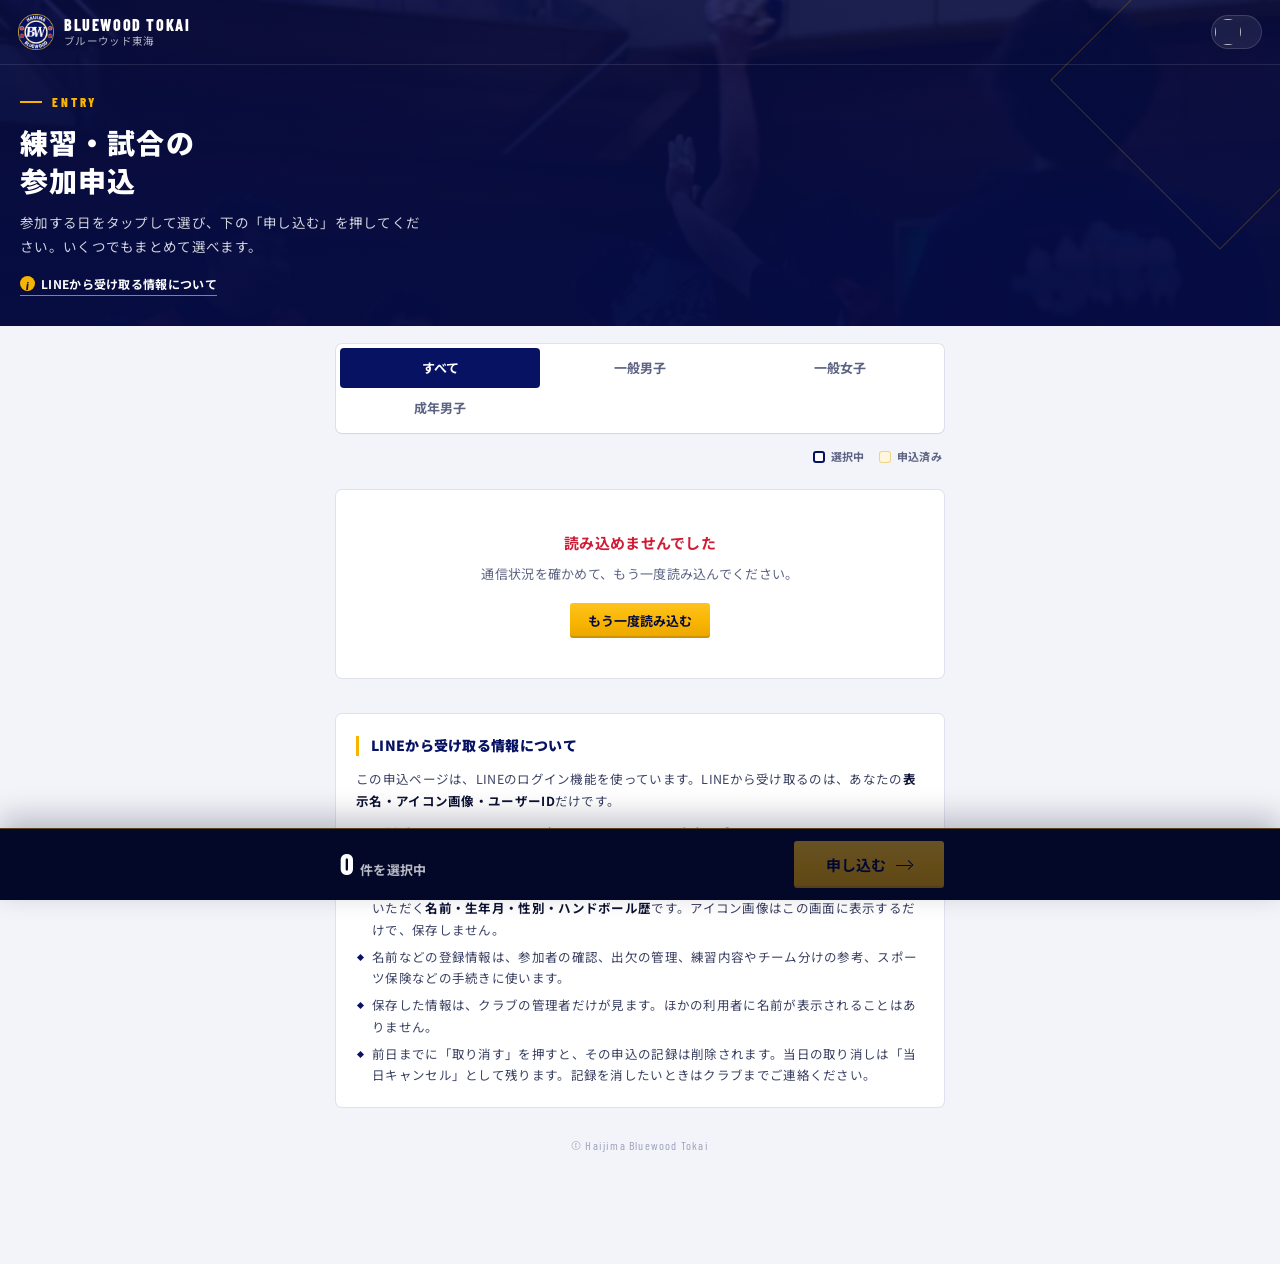
<file: liff/index.html>
<!doctype html>
<html lang="ja">
<head>
<meta charset="utf-8">
<meta name="viewport" content="width=device-width, initial-scale=1, viewport-fit=cover">
<title>参加申込｜ブルーウッド東海</title>
<meta name="robots" content="noindex">
<meta name="theme-color" content="#071262">
<link rel="icon" href="../assets/img/favicon.png">
<link rel="preconnect" href="https://fonts.googleapis.com">
<link rel="preconnect" href="https://fonts.gstatic.com" crossorigin>
<link href="https://fonts.googleapis.com/css2?family=Barlow+Condensed:ital,wght@0,600;0,700;0,800;1,800&family=Noto+Sans+JP:wght@400;500;700;900&display=swap" rel="stylesheet">
<link rel="stylesheet" href="liff.css">
</head>
<body>

<header class="top">
  <div class="top__bar">
    <a class="top__brand" href="../" aria-label="ブルーウッド東海 サイトへ">
      <img src="../assets/img/emblem.png" alt="" width="40" height="40">
      <span><b>BLUEWOOD TOKAI</b><small>ブルーウッド東海</small></span>
    </a>
    <div class="me" data-me hidden>
      <img data-me-icon alt="" width="32" height="32">
      <span data-me-name></span>
    </div>
  </div>
  <div class="top__hero">
    <p class="top__k"><i></i>ENTRY</p>
    <h1>練習・試合の<br>参加申込</h1>
    <p class="top__lead">参加する日をタップして選び、下の「申し込む」を押してください。いくつでもまとめて選べます。</p>
    <p class="top__links"><a class="top__info" href="#privacy">LINEから受け取る情報について</a><button class="top__edit" data-edit-member hidden>登録情報の確認・変更</button></p>
  </div>
</header>

<div class="demo" data-demo hidden>お試し表示です。申込は保存されません。</div>

<main class="main">
  <div class="filter" role="tablist" aria-label="対象で絞り込む">
    <button role="tab" aria-selected="true" data-filter="all">すべて</button>
    <button role="tab" aria-selected="false" data-filter="men">一般男子</button>
    <button role="tab" aria-selected="false" data-filter="women">一般女子</button>
    <button role="tab" aria-selected="false" data-filter="seinen">成年男子</button>
  </div>

  <div class="legend">
    <span><i class="sel"></i>選択中</span>
    <span><i class="ok"></i>申込済み</span>
  </div>

  <div class="list" data-list aria-live="polite">
    <div class="sk"></div><div class="sk"></div><div class="sk"></div>
  </div>

  <section class="privacy" id="privacy">
    <h2>LINEから受け取る情報について</h2>
    <p>この申込ページは、LINEのログイン機能を使っています。LINEから受け取るのは、あなたの<b>表示名・アイコン画像・ユーザーID</b>だけです。</p>
    <ul>
      <li>電話番号・メールアドレス・友だちリスト・トーク内容は受け取りません。</li>
      <li>このページから、あなたのLINEにメッセージを送ることはありません。</li>
      <li>保存するのは<b>表示名・ユーザーID・申し込んだ日程（受付日時を含む）</b>と、初回に入力していただく<b>名前・生年月・性別・ハンドボール歴</b>です。アイコン画像はこの画面に表示するだけで、保存しません。</li>
      <li>名前などの登録情報は、参加者の確認、出欠の管理、練習内容やチーム分けの参考、スポーツ保険などの手続きに使います。</li>
      <li>保存した情報は、クラブの管理者だけが見ます。ほかの利用者に名前が表示されることはありません。</li>
      <li>前日までに「取り消す」を押すと、その申込の記録は削除されます。当日の取り消しは「当日キャンセル」として残ります。記録を消したいときはクラブまでご連絡ください。</li>
    </ul>
  </section>

  <p class="foot">© Haijima Bluewood Tokai</p>
</main>

<div class="bar" data-bar>
  <p class="bar__n"><b data-n>0</b><span>件を選択中</span></p>
  <button class="btn" data-submit disabled>申し込む<i class="arw"></i></button>
</div>

<div class="sheet" data-sheet hidden>
  <div class="sheet__bg" data-close></div>
  <div class="sheet__panel" role="dialog" aria-modal="true" aria-labelledby="sheet-title">
    <p class="sheet__k" data-sheet-k>CONFIRM</p>
    <h2 id="sheet-title" data-sheet-title></h2>
    <ul class="sheet__list" data-sheet-list></ul>
    <p class="sheet__note" data-sheet-note></p>
    <div class="sheet__nav">
      <button class="btn btn--ghost" data-close>やめる</button>
      <button class="btn" data-ok>申し込む</button>
    </div>
  </div>
</div>

<div class="sheet reg" data-reg hidden>
  <div class="sheet__bg" data-reg-close></div>
  <form class="sheet__panel" role="dialog" aria-modal="true" aria-labelledby="reg-title" novalidate data-reg-form>
    <p class="sheet__k">PROFILE</p>
    <h2 id="reg-title" data-reg-title>はじめに、あなたのことを教えてください</h2>
    <p class="reg__lead" data-reg-lead>初めての申し込みのときだけ入力します。次回からは日程を選ぶだけです。</p>

    <p class="reg__lbl">名前<em>必須</em></p>
    <div class="reg__name">
      <label><span>姓</span><input id="r-last" name="last" type="text" autocomplete="family-name" maxlength="20" placeholder="東海" aria-label="姓"></label>
      <label><span>名</span><input id="r-first" name="first" type="text" autocomplete="given-name" maxlength="20" placeholder="太郎" aria-label="名"></label>
    </div>

    <label class="reg__lbl" for="r-by">生年月<em>必須</em></label>
    <div class="reg__birth" data-birth>
      <label><input id="r-by" name="by" type="text" inputmode="numeric" pattern="[0-9]*" maxlength="4" placeholder="1990" autocomplete="bday-year" aria-label="生まれた年（西暦4けた）"><span>年</span></label>
      <label><input name="bm" type="text" inputmode="numeric" pattern="[0-9]*" maxlength="2" placeholder="4" autocomplete="bday-month" aria-label="生まれた月"><span>月</span></label>
    </div>
    <p class="reg__hint">年は西暦4けたで入力してください。</p>

    <p class="reg__lbl">性別<em>必須</em></p>
    <div class="reg__seg">
      <label><input type="radio" name="gender" value="男性" required><span>男性</span></label>
      <label><input type="radio" name="gender" value="女性"><span>女性</span></label>
      <label><input type="radio" name="gender" value="その他"><span>その他</span></label>
    </div>

    <p class="reg__lbl">ハンドボール歴<em>必須</em></p>
    <div class="reg__chips">
      <label><input type="radio" name="career" value="初心者" required><span>初心者</span></label>
      <label><input type="radio" name="career" value="1年未満"><span>1年未満</span></label>
      <label><input type="radio" name="career" value="1〜3年"><span>1〜3年</span></label>
      <label><input type="radio" name="career" value="3〜6年"><span>3〜6年</span></label>
      <label><input type="radio" name="career" value="6年以上"><span>6年以上</span></label>
    </div>

    <p class="reg__err" data-reg-err hidden>未入力の項目があります。すべて入力してください。</p>
    <p class="sheet__note">入力した情報はクラブの管理者だけが見ます。使い道はこのページ下の「LINEから受け取る情報について」に記載しています。</p>
    <div class="sheet__nav">
      <button type="button" class="btn btn--ghost" data-reg-close>やめる</button>
      <button type="submit" class="btn" data-reg-ok>登録して申し込む</button>
    </div>
  </form>
</div>

<div class="toast" data-toast role="status" hidden></div>

<script src="https://static.line-scdn.net/liff/edge/2/sdk.js"></script>
<script src="../assets/js/schedule.js"></script>
<script src="../assets/js/line-config.js"></script>
<script src="liff.js"></script>
</body>
</html>
</file>
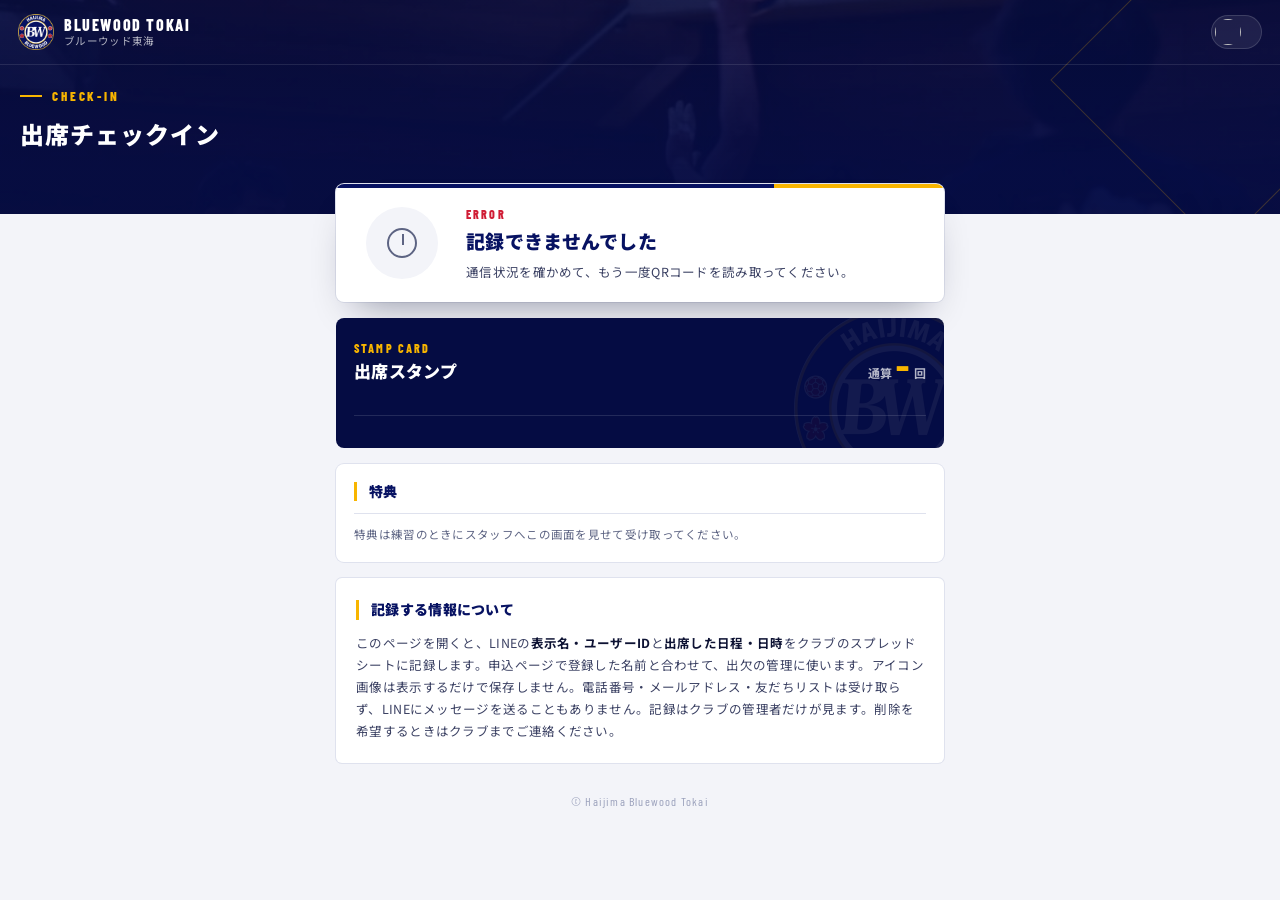
<file: liff/checkin.html>
<!doctype html>
<html lang="ja">
<head>
<meta charset="utf-8">
<meta name="viewport" content="width=device-width, initial-scale=1, viewport-fit=cover">
<title>出席チェックイン｜ブルーウッド東海</title>
<meta name="robots" content="noindex">
<meta name="theme-color" content="#071262">
<link rel="icon" href="../assets/img/favicon.png">
<link rel="preconnect" href="https://fonts.googleapis.com">
<link rel="preconnect" href="https://fonts.gstatic.com" crossorigin>
<link href="https://fonts.googleapis.com/css2?family=Barlow+Condensed:ital,wght@0,600;0,700;0,800;1,800&family=Noto+Sans+JP:wght@400;500;700;900&display=swap" rel="stylesheet">
<link rel="stylesheet" href="liff.css">
</head>
<body class="ck">

<header class="top top--ck">
  <div class="top__bar">
    <a class="top__brand" href="../" aria-label="ブルーウッド東海 サイトへ">
      <img src="../assets/img/emblem.png" alt="" width="40" height="40">
      <span><b>BLUEWOOD TOKAI</b><small>ブルーウッド東海</small></span>
    </a>
    <div class="me" data-me hidden>
      <img data-me-icon alt="" width="32" height="32">
      <span data-me-name></span>
    </div>
  </div>
  <div class="top__hero">
    <p class="top__k"><i></i>CHECK-IN</p>
    <h1>出席チェックイン</h1>
  </div>
</header>

<main class="main">
  <div class="demo" data-demo hidden>お試し表示です。出席は記録されません。</div>
  <section class="result" data-result aria-live="polite">
    <div class="sk sk--result"></div>
  </section>

  <section class="card" aria-labelledby="card-title">
    <div class="card__head">
      <div>
        <p class="card__k">STAMP CARD <span data-card-no></span></p>
        <h2 id="card-title">出席スタンプ</h2>
      </div>
      <p class="card__total">通算<b data-total>–</b>回</p>
    </div>
    <ol class="card__grid" data-grid></ol>
    <p class="card__next" data-next></p>
  </section>

  <section class="rewards" aria-labelledby="rw-title">
    <h2 id="rw-title">特典</h2>
    <ul data-rewards></ul>
    <p class="rewards__note">特典は練習のときにスタッフへこの画面を見せて受け取ってください。</p>
  </section>

  <section class="privacy">
    <h2>記録する情報について</h2>
    <p>このページを開くと、LINEの<b>表示名・ユーザーID</b>と<b>出席した日程・日時</b>をクラブのスプレッドシートに記録します。申込ページで登録した名前と合わせて、出欠の管理に使います。アイコン画像は表示するだけで保存しません。電話番号・メールアドレス・友だちリストは受け取らず、LINEにメッセージを送ることもありません。記録はクラブの管理者だけが見ます。削除を希望するときはクラブまでご連絡ください。</p>
  </section>

  <p class="foot">© Haijima Bluewood Tokai</p>
</main>

<script src="https://static.line-scdn.net/liff/edge/2/sdk.js"></script>
<script src="../assets/js/schedule.js"></script>
<script src="../assets/js/line-config.js"></script>
<script src="checkin.js"></script>
</body>
</html>
</file>
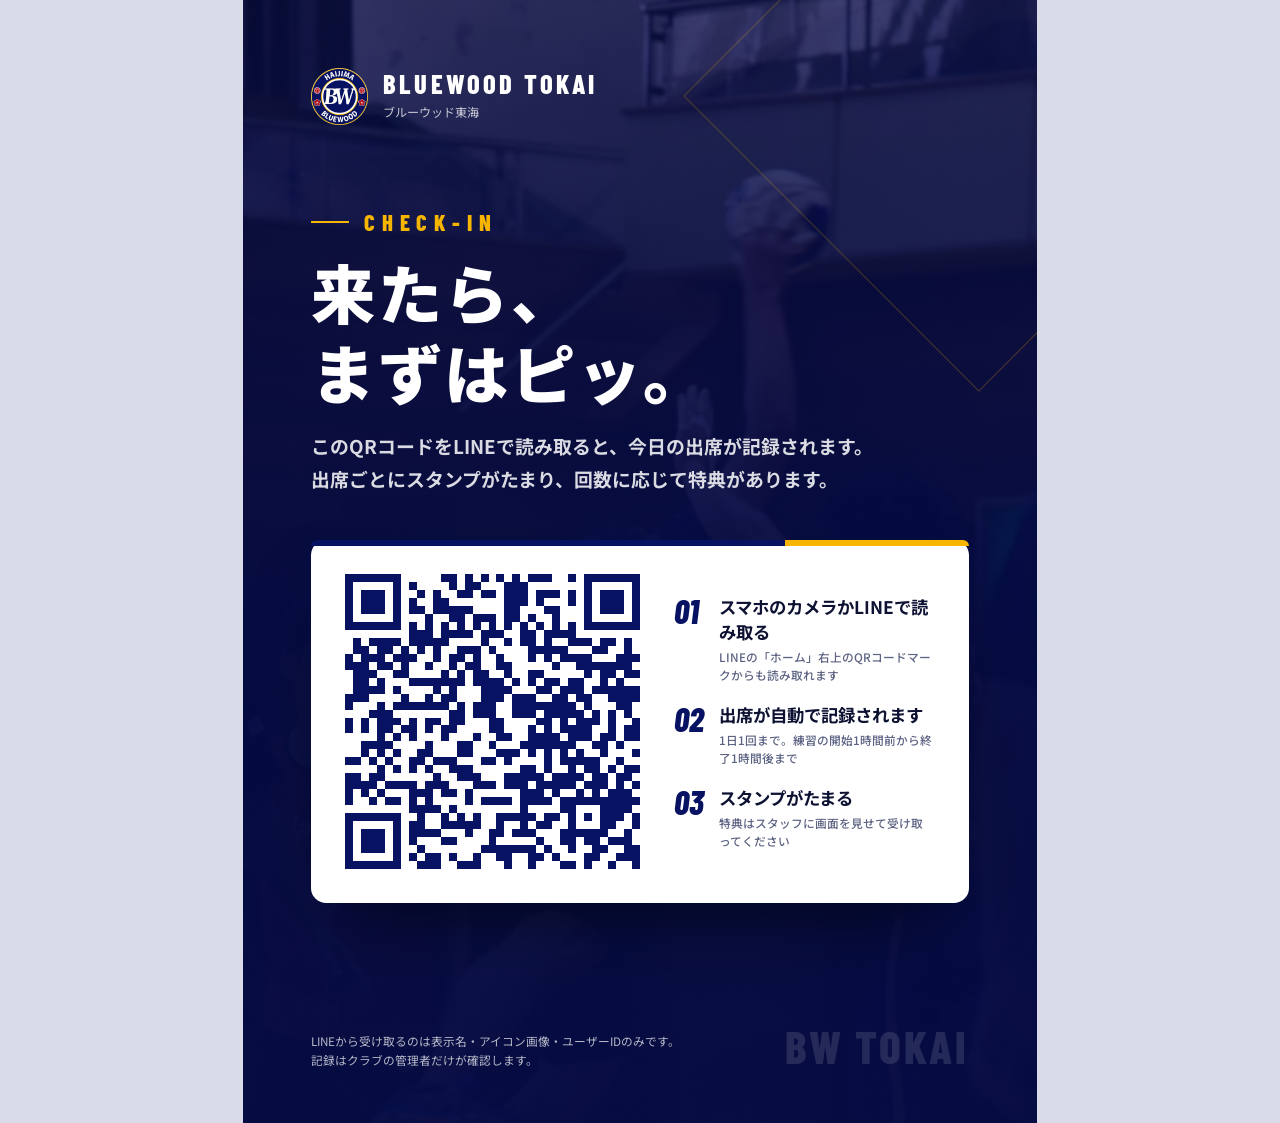
<file: liff/poster.html>
<!doctype html>
<html lang="ja">
<head>
<meta charset="utf-8">
<title>出席チェックイン 掲示用ポスター</title>
<meta name="robots" content="noindex">
<link href="https://fonts.googleapis.com/css2?family=Barlow+Condensed:ital,wght@0,700;0,800;1,800&family=Noto+Sans+JP:wght@500;700;900&display=swap" rel="stylesheet">
<style>
@page{size:A4;margin:0}
*{box-sizing:border-box;margin:0;padding:0}
html,body{background:#d9dce8}
body{font-family:"Noto Sans JP",sans-serif;color:#0d1233;-webkit-print-color-adjust:exact;print-color-adjust:exact}
.page{width:210mm;height:297mm;margin:0 auto;background:#050c43;color:#fff;position:relative;overflow:hidden;display:flex;flex-direction:column}
@media print{html,body{background:none}}
.page::before{content:"";position:absolute;inset:0;background:linear-gradient(180deg,rgba(5,12,67,.75),rgba(5,12,67,.97) 55%),url(../assets/img/action-2.jpg) center 20%/cover}
.page::after{content:"";position:absolute;right:-40mm;top:-30mm;width:110mm;height:110mm;border:1px solid rgba(248,181,0,.25);transform:rotate(45deg)}
.in{position:relative;z-index:1;padding:18mm 18mm 14mm;display:flex;flex-direction:column;height:100%}
.brand{display:flex;align-items:center;gap:4mm}
.brand img{width:15mm;height:15mm}
.brand b{display:block;font-family:"Barlow Condensed";font-weight:800;font-size:7mm;letter-spacing:.12em;line-height:1}
.brand small{font-size:3.2mm;color:rgba(255,255,255,.75)}
.k{margin-top:22mm;display:flex;align-items:center;gap:4mm;font-family:"Barlow Condensed";font-weight:800;font-size:6mm;letter-spacing:.3em;color:#f8b500}
.k i{width:10mm;height:.7mm;background:#f8b500}
h1{font-size:17mm;font-weight:900;line-height:1.25;margin-top:4mm;letter-spacing:.04em}
.lead{font-size:5mm;font-weight:700;color:rgba(255,255,255,.85);margin-top:5mm;line-height:1.7}
.qrbox{margin:12mm auto 0;background:#fff;border-radius:4mm;padding:9mm;display:flex;gap:9mm;align-items:center;width:100%;box-shadow:0 10mm 20mm -8mm rgba(0,0,0,.6);position:relative}
.qrbox::before{content:"";position:absolute;left:0;right:0;top:0;height:1.6mm;border-radius:4mm 4mm 0 0;background:linear-gradient(90deg,#071262 0 72%,#f8b500 72%)}
.qrbox img{width:78mm;height:78mm;flex:none}
.steps{color:#0d1233;display:grid;gap:5mm}
.steps li{list-style:none;display:grid;grid-template-columns:12mm 1fr;align-items:start}
.steps span{font-family:"Barlow Condensed";font-style:italic;font-weight:800;font-size:9mm;line-height:1;color:#071262}
.steps b{font-size:4.6mm;line-height:1.45;display:block}
.steps small{display:block;font-size:3.1mm;color:#5d6483;font-weight:500;margin-top:1mm;line-height:1.5}
.foot{margin-top:auto;display:flex;justify-content:space-between;align-items:flex-end;font-size:3.1mm;color:rgba(255,255,255,.7);line-height:1.6}
.foot b{font-family:"Barlow Condensed";font-weight:800;font-size:12mm;letter-spacing:.06em;color:rgba(255,255,255,.12);line-height:1}
</style>
</head>
<body>
<div class="page"><div class="in">
  <div class="brand"><img src="../assets/img/emblem.png" alt=""><div><b>BLUEWOOD TOKAI</b><small>ブルーウッド東海</small></div></div>
  <p class="k"><i></i>CHECK-IN</p>
  <h1>来たら、<br>まずはピッ。</h1>
  <p class="lead">このQRコードをLINEで読み取ると、今日の出席が記録されます。<br>出席ごとにスタンプがたまり、回数に応じて特典があります。</p>
  <div class="qrbox">
    <img src="[data-uri]" alt="出席チェックインのQRコード">
    <ol class="steps">
      <li><span>01</span><div><b>スマホのカメラかLINEで読み取る</b><small>LINEの「ホーム」右上のQRコードマークからも読み取れます</small></div></li>
      <li><span>02</span><div><b>出席が自動で記録されます</b><small>1日1回まで。練習の開始1時間前から終了1時間後まで</small></div></li>
      <li><span>03</span><div><b>スタンプがたまる</b><small>特典はスタッフに画面を見せて受け取ってください</small></div></li>
    </ol>
  </div>
  <div class="foot"><p>LINEから受け取るのは表示名・アイコン画像・ユーザーIDのみです。<br>記録はクラブの管理者だけが確認します。</p><b>BW TOKAI</b></div>
</div></div>
</body>
</html>
</file>
<file: assets/css/style.css>
/* =========================================================
   ブルーウッド東海  — style
   Colors are taken from the club emblem.
   ========================================================= */
:root{
  --navy-950:#030828;
  --navy-900:#050c43;
  --navy:#071262;          /* emblem navy */
  --blue:#2443c4;
  --blue-50:#eef1fb;
  --gold:#f8b500;          /* 山吹色 — BW東海のメインカラー */
  --gold-600:#e3a400;
  --gold-50:#fff6dc;
  --gold-ink:#946600;      /* 白背景の文字用（コントラスト確保） */
  --red:#d01c35;           /* emblem sakura */
  --red-700:#a8132a;
  --paper:#f5f6fa;
  --white:#fff;
  --ink:#0d1233;
  --mute:#5d6483;
  --line:#dfe2ee;
  --en:"Barlow Condensed","Noto Sans JP",sans-serif;
  --ja:"Noto Sans JP",system-ui,sans-serif;
  --w:1200px;
  --hd:76px;
  --ease:cubic-bezier(.2,.7,.1,1);
}
*,*::before,*::after{box-sizing:border-box}
html{scroll-behavior:smooth;scroll-padding-top:calc(var(--hd) + 12px);-webkit-text-size-adjust:100%}
body{margin:0;background:var(--white);color:var(--ink);font-family:var(--ja);font-size:16px;line-height:1.9;letter-spacing:.02em;-webkit-font-smoothing:antialiased;overflow-x:hidden}
img{max-width:100%;display:block}
a{color:inherit}
button{font:inherit;color:inherit;cursor:pointer}
h1,h2,h3,p,ul,ol,dl,dd,figure{margin:0}
ul,ol{padding:0;list-style:none}
:focus-visible{outline:3px solid var(--gold);outline-offset:3px}
.vh{position:absolute;width:1px;height:1px;overflow:hidden;clip:rect(0 0 0 0);white-space:nowrap}
.skip{position:absolute;left:-999px;top:8px;z-index:100;background:var(--gold);color:var(--navy);padding:8px 14px;font-weight:700}
.skip:focus{left:8px}
.wrap{max-width:var(--w);margin:0 auto;padding:0 32px}
.pc{display:inline}
@media (max-width:760px){.wrap{padding:0 20px}.pc{display:none}}

/* ---------- buttons ---------- */
.btn{display:inline-flex;align-items:center;justify-content:center;gap:12px;font-weight:700;font-size:15px;line-height:1;padding:16px 26px;border-radius:2px;text-decoration:none;border:0;transition:background .2s,color .2s,border-color .2s;white-space:nowrap}
.btn--lg{padding:21px 32px;font-size:16px}
.btn--block{display:flex;width:100%}
.btn--red{background:linear-gradient(180deg,#ffc21f,var(--gold) 55%,#eaa600);color:var(--navy-900);box-shadow:inset 0 -2px 0 rgba(0,0,0,.12)}
.btn--red:hover{background:linear-gradient(180deg,#ffca3a,#f2b000 55%,#df9e00)}
.btn--line{color:#fff;box-shadow:inset 0 0 0 1.5px rgba(255,255,255,.6)}
.btn--line:hover{box-shadow:inset 0 0 0 1.5px #fff;background:rgba(255,255,255,.08)}
.btn--ghost{background:none;color:var(--mute);padding-left:0}
.btn--ghost:hover{color:var(--ink)}
.arw{display:inline-block;width:18px;height:10px;position:relative;transition:transform .25s var(--ease)}
.arw::before{content:"";position:absolute;left:0;right:1px;top:50%;height:1.5px;background:currentColor}
.arw::after{content:"";position:absolute;right:0;top:50%;width:7px;height:7px;border-top:1.5px solid currentColor;border-right:1.5px solid currentColor;transform:translateY(-50%) rotate(45deg)}
a:hover .arw,button:hover .arw{transform:translateX(4px)}
.textlink{display:inline-flex;align-items:center;gap:12px;font-weight:700;font-size:15px;text-decoration:none;color:var(--navy);padding-bottom:4px;border-bottom:1.5px solid currentColor}
.textlink:hover{color:var(--gold-ink)}

.chip{display:inline-flex;align-items:center;gap:6px;font-size:12px;font-weight:700;padding:3px 10px;border-radius:99px;line-height:1.6}
.chip--live{background:var(--gold-50);color:var(--gold-ink)}
.chip--live::before{content:"";width:6px;height:6px;border-radius:50%;background:var(--gold);animation:pulse 1.6s infinite}
@keyframes pulse{50%{opacity:.25}}
.tag{display:inline-block;font-size:12px;font-weight:700;line-height:1;padding:6px 10px;border-radius:2px;white-space:nowrap}
.tag--info{background:var(--blue-50);color:var(--blue)}
.tag--practice{background:var(--gold-50);color:var(--gold-ink)}
.tag--recruit{background:var(--navy);color:#fff}
.tag--temp{background:var(--navy);color:var(--gold);margin-left:8px;vertical-align:2px}

/* ---------- ticker ---------- */
.ticker{background:var(--navy-950);color:#c9cfee;border-bottom:1px solid rgba(248,181,0,.35);font-size:12.5px;height:34px;overflow:hidden;position:relative;z-index:40}
.ticker__track{display:flex;width:max-content;animation:tick 48s linear infinite;height:100%;align-items:center}
.ticker span{padding:0 36px;white-space:nowrap;position:relative}
.ticker span::after{content:"";position:absolute;right:0;top:50%;width:5px;height:5px;background:var(--gold);transform:translateY(-50%) rotate(45deg)}
.ticker b{font-family:var(--en);font-weight:700;font-size:14px;letter-spacing:.08em;color:var(--gold);margin-right:10px}
.ticker em{font-style:normal}
@keyframes tick{to{transform:translateX(-50%)}}

/* ---------- header ---------- */
.header{position:sticky;top:0;z-index:30;height:var(--hd);background:transparent;transition:background .3s,box-shadow .3s;margin-bottom:calc(var(--hd) * -1)}
.header.is-solid{background:rgba(5,12,67,.96);backdrop-filter:blur(8px);box-shadow:0 1px 0 rgba(255,255,255,.06)}
.header__inner{height:100%;display:flex;align-items:center;gap:28px;padding:0 32px;max-width:1440px;margin:0 auto;color:#fff}
.logo{display:flex;align-items:center;gap:12px;text-decoration:none;margin-right:auto}
.logo img{width:48px;height:48px}
.logo__text{display:flex;flex-direction:column;line-height:1.15}
.logo__en{font-family:var(--en);font-weight:800;font-size:20px;letter-spacing:.06em}
.logo__ja{font-size:11px;opacity:.75;letter-spacing:.08em}
.gnav{display:flex;gap:30px}
.gnav a{text-decoration:none;font-size:13px;font-weight:500;display:flex;flex-direction:column;align-items:center;line-height:1.3;opacity:.9;position:relative;padding:6px 0}
.gnav a span{font-family:var(--en);font-weight:700;font-size:16px;letter-spacing:.06em}
.gnav a::after{content:"";position:absolute;left:0;right:0;bottom:-4px;height:2px;background:var(--gold);transform:scaleX(0);transition:transform .3s var(--ease)}
.gnav a:hover{opacity:1}.gnav a:hover::after{transform:scaleX(1)}
.header__cta{padding:14px 20px;font-size:14px}
.burger{display:none;width:48px;height:48px;background:none;border:0;position:relative}
.burger span{position:absolute;left:12px;right:12px;height:2px;background:#fff;transition:transform .3s var(--ease),top .3s}
.burger span:first-child{top:19px}.burger span:last-child{top:28px}
.burger[aria-expanded=true] span:first-child{top:23px;transform:rotate(45deg)}
.burger[aria-expanded=true] span:last-child{top:23px;transform:rotate(-45deg)}
.drawer{position:fixed;inset:0;z-index:25;background:var(--navy-900);color:#fff;padding:calc(var(--hd) + 40px) 24px 32px;display:flex;flex-direction:column;justify-content:space-between}
.drawer[hidden]{display:none}
.drawer nav a{display:flex;justify-content:space-between;align-items:baseline;text-decoration:none;padding:16px 0;border-bottom:1px solid rgba(255,255,255,.12);font-weight:700}
.drawer nav a span{font-family:var(--en);font-size:28px;font-weight:800;font-style:italic;order:-1;letter-spacing:.02em}
@media (max-width:1080px){.gnav{display:none}.burger{display:block}}
@media (max-width:560px){.header__cta{display:none}.header__inner{padding:0 12px 0 20px}.logo__en{font-size:18px}}

/* ---------- hero ---------- */
.hero{position:relative;min-height:max(720px,100svh);color:#fff;overflow:hidden;display:grid;grid-template-columns:minmax(0,1fr) 360px;align-items:end;gap:48px;padding:calc(var(--hd) + 80px) max(32px,calc((100vw - 1376px)/2)) 120px;background:var(--navy-950)}
.hero__slides{position:absolute;inset:0}
.hero__slide{position:absolute;inset:0;background-size:cover;background-position:center 35%;opacity:0;transform:scale(1.08);transition:opacity 1.4s ease,transform 7s linear}
.hero__slide.is-active{opacity:1;transform:scale(1)}
.hero__shade{position:absolute;inset:0;background:
  linear-gradient(180deg,rgba(3,8,40,.75) 0%,rgba(3,8,40,0) 26%),
  linear-gradient(90deg,rgba(5,12,67,.94) 0%,rgba(5,12,67,.72) 36%,rgba(7,18,98,.2) 68%,rgba(7,18,98,.05) 100%),
  linear-gradient(0deg,rgba(3,8,40,.9) 0%,rgba(3,8,40,0) 45%)}
.hero__word{position:absolute;left:-1vw;bottom:-4.2vw;font-family:var(--en);font-weight:900;font-style:italic;font-size:22vw;line-height:.8;letter-spacing:-.01em;color:transparent;-webkit-text-stroke:1.5px rgba(255,255,255,.16);white-space:nowrap;pointer-events:none;user-select:none}
.hero__body{position:relative;max-width:760px}
.hero__kicker{display:flex;align-items:center;gap:14px;font-family:var(--en);font-weight:700;font-size:16px;letter-spacing:.14em;color:var(--gold);margin-bottom:28px}
.hero__line{width:48px;height:2px;background:var(--gold)}
.hero__title{font-weight:900;font-size:clamp(40px,5.4vw,80px);line-height:1.18;letter-spacing:.01em}
.hero__title .ln{display:block;overflow:hidden;padding-bottom:.06em;white-space:nowrap}
.hero__title .ln>span{display:inline-block}
.hero__lead{margin-top:28px;font-size:17px;line-height:2;color:rgba(255,255,255,.82);max-width:34em}
.hero__cta{margin-top:40px;display:flex;flex-wrap:wrap;gap:14px}

.matchcard{position:relative;background:#fff;color:var(--ink);border-radius:4px;padding:26px 26px 22px;box-shadow:0 30px 60px -20px rgba(0,0,0,.5);border-top:5px solid var(--gold)}
.matchcard__head{display:flex;justify-content:space-between;align-items:center}
.matchcard__head h2{font-family:var(--en);font-weight:800;font-style:italic;font-size:22px;letter-spacing:.04em;color:var(--navy)}
.matchcard__date{display:flex;align-items:baseline;font-family:var(--en);font-weight:800;font-style:italic;color:var(--navy);line-height:1;margin:14px 0 18px}
.matchcard__date .mm,.matchcard__date .dd{font-size:78px;letter-spacing:-.02em}
.matchcard__date .sl{font-size:52px;color:var(--gold);margin:0 4px}
.matchcard__date .dw{font-size:22px;margin-left:12px;color:var(--gold-ink);letter-spacing:.06em}
.matchcard__meta{border-top:1px solid var(--line)}
.matchcard__meta div{display:grid;grid-template-columns:52px 1fr;padding:9px 0;border-bottom:1px solid var(--line);font-size:14px}
.matchcard__meta dt{color:var(--mute);font-size:12px;padding-top:2px}
.matchcard__meta dd{font-weight:700}
.matchcard__count{display:flex;align-items:baseline;gap:4px;margin-top:14px;font-size:12px;color:var(--mute)}
.matchcard__count span{margin-right:auto}
.matchcard__count b{font-family:var(--en);font-size:30px;font-weight:800;color:var(--ink);line-height:1;margin-left:8px}

.hero__dots{position:absolute;left:max(32px,calc((100vw - 1376px)/2));bottom:44px;display:flex;gap:10px}
.hero__dots button{width:44px;height:3px;padding:0;border:0;background:rgba(255,255,255,.3);position:relative;overflow:hidden}
.hero__dots button::after{content:"";position:absolute;inset:0;background:var(--gold);transform:scaleX(0);transform-origin:left}
.hero__dots button.is-active::after{animation:bar 6s linear forwards}
@keyframes bar{to{transform:scaleX(1)}}
.hero__scroll{position:absolute;right:max(32px,calc((100vw - 1376px)/2));bottom:36px;font-family:var(--en);font-weight:700;letter-spacing:.2em;font-size:12px;text-decoration:none;display:flex;flex-direction:column;align-items:center;gap:10px;color:rgba(255,255,255,.7)}
.hero__scroll::after{content:"";width:1px;height:44px;background:linear-gradient(var(--gold),transparent)}

/* page-load sequence: the only orchestrated motion */
@media (prefers-reduced-motion:no-preference){
  .hero__kicker,.hero__lead,.hero__cta,.matchcard{opacity:0;animation:rise .9s var(--ease) forwards}
  .hero__title .ln>span{transform:translateY(105%);animation:up 1s var(--ease) forwards}
  .hero__title .ln:nth-child(2)>span{animation-delay:.12s}
  .hero__kicker{animation-delay:.05s}.hero__lead{animation-delay:.45s}.hero__cta{animation-delay:.6s}.matchcard{animation-delay:.8s}
  @keyframes up{to{transform:none}}
  @keyframes rise{from{opacity:0;transform:translateY(24px)}to{opacity:1;transform:none}}
}
@media (prefers-reduced-motion:reduce){
  .ticker__track,.hero__dots button.is-active::after{animation:none}
  .hero__slide{transition:opacity .3s}
  html{scroll-behavior:auto}
}
@media (max-width:1080px){
  .hero{grid-template-columns:1fr;align-items:start;padding-bottom:96px;gap:40px}
  .matchcard{max-width:420px}
}
@media (max-width:560px){
  .hero{padding:calc(var(--hd) + 48px) 20px 88px;min-height:0}
  .hero__title{font-size:clamp(30px,9.2vw,44px)}
  .hero__lead{font-size:15px}
  .hero__cta .btn{flex:1 1 100%}
  .hero__dots{left:20px;bottom:36px}.hero__scroll{display:none}
  .matchcard__date .mm,.matchcard__date .dd{font-size:64px}
}

/* ---------- numbers ---------- */
.numbers{background:var(--navy-950);color:#fff;position:relative;border-top:3px solid var(--gold)}
.numbers__grid{display:grid;grid-template-columns:repeat(4,1fr)}
.num{padding:40px 28px;border-left:1px solid rgba(255,255,255,.1);display:flex;flex-direction:column;gap:4px}
.num:first-child{border-left:0;padding-left:0}
.num b{color:var(--gold);font-family:var(--en);font-weight:800;font-style:italic;font-size:56px;line-height:1;letter-spacing:-.01em}
.num b small{font-size:.42em;font-style:normal;margin:0 3px;color:#fff}
.num span{font-size:13px;color:rgba(255,255,255,.7)}
@media (max-width:760px){.numbers__grid{grid-template-columns:1fr 1fr}.num{padding:26px 16px}.num:nth-child(odd){border-left:0;padding-left:0}.num:nth-child(n+3){border-top:1px solid rgba(255,255,255,.1)}.num b{font-size:42px}}

/* ---------- section heads ---------- */
.sec{padding:128px 0}
.sh{margin-bottom:56px}
.sh__en{font-family:var(--en);font-weight:800;font-style:italic;font-size:clamp(56px,8vw,104px);line-height:.85;letter-spacing:-.01em;color:var(--navy)}
.sh__ja{font-size:16px;font-weight:700;margin-top:14px;display:flex;align-items:center;gap:12px}
.sh__ja::before{content:"";width:28px;height:4px;background:var(--gold)}
.sh--row{display:flex;justify-content:space-between;align-items:flex-end;gap:40px}
.sh__desc{max-width:30em;color:var(--mute);font-size:15px}
.sh--light .sh__en{color:#fff}.sh--light .sh__ja{color:#fff}.sh--light .sh__desc{color:rgba(255,255,255,.72)}
.sh--center{text-align:center}.sh--center .sh__ja{justify-content:center}
@media (max-width:760px){.sec{padding:88px 0}.sh{margin-bottom:40px}.sh--row{flex-direction:column;align-items:flex-start;gap:20px}}

/* ---------- news ---------- */
.news{padding-bottom:96px}
.news__grid{display:grid;grid-template-columns:300px 1fr;gap:56px}
.tabs{display:flex;gap:6px;margin-bottom:12px;flex-wrap:wrap}
.tabs button{background:none;border:1px solid var(--line);border-radius:99px;padding:6px 16px;font-size:13px;font-weight:700;color:var(--mute)}
.tabs button[aria-selected=true]{background:var(--navy);border-color:var(--navy);color:#fff}
.newslist li{border-bottom:1px solid var(--line)}
.newslist li[hidden]{display:none}
.newslist a{display:grid;grid-template-columns:110px 84px 1fr 24px;align-items:center;gap:16px;padding:22px 4px;text-decoration:none;position:relative}
.newslist a::after{content:"";width:8px;height:8px;border-top:1.5px solid var(--navy);border-right:1.5px solid var(--navy);transform:rotate(45deg);transition:transform .25s var(--ease)}
.newslist a:hover .newslist__t{color:var(--blue)}
.newslist a:hover::after{transform:translateX(4px) rotate(45deg)}
.newslist time{font-family:var(--en);font-weight:700;font-size:17px;letter-spacing:.04em;color:var(--mute)}
.newslist .tag{justify-self:start}
.newslist__t{font-weight:500;transition:color .2s}
@media (max-width:860px){.news__grid{grid-template-columns:1fr;gap:0}.newslist a{grid-template-columns:auto 1fr 16px;gap:6px 14px}.newslist__t{grid-column:1/3}.newslist a::after{grid-row:1/3;grid-column:3}}

/* ---------- about ---------- */
.about{background:var(--paper);overflow:hidden}
.about__grid{display:grid;grid-template-columns:1.05fr 1fr;gap:88px;align-items:center}
.about__media{position:relative;padding:0 0 120px 0}
.about__main{aspect-ratio:4/3;overflow:hidden}
.about__main img,.about__sub img{width:100%;height:100%;object-fit:cover}
.about__sub{position:absolute;right:-40px;bottom:0;width:58%;aspect-ratio:3/2;overflow:hidden;border:8px solid var(--paper)}
.about__badge{position:absolute;left:-28px;bottom:56px;width:132px;height:132px;border-radius:50%;background:#fff;padding:8px;box-shadow:0 20px 40px -12px rgba(7,18,98,.35)}
.about__media::before{content:"";position:absolute;left:-32px;top:-32px;width:45%;height:60%;background:var(--navy);z-index:-1}
.about__media{z-index:0}
.about__copy{font-weight:900;font-size:clamp(28px,3.2vw,40px);line-height:1.45;color:var(--navy);margin-bottom:28px}
.about__text>p{color:#3b4163;margin-bottom:1em}
.mission{margin-top:32px;border-top:1px solid var(--line)}
.mission li{display:grid;grid-template-columns:28px 1fr;gap:16px;padding:18px 0;border-bottom:1px solid var(--line)}
.mission svg{width:26px;height:26px;fill:none;stroke:var(--gold-ink);stroke-width:1.6;stroke-linecap:round;stroke-linejoin:round;margin-top:3px}
.mission b{display:block;font-size:16px}
.mission span{font-size:14px;color:var(--mute)}
.timeline{margin-top:112px;display:grid;grid-template-columns:repeat(5,1fr);position:relative;counter-reset:none}
.timeline::before{content:"";position:absolute;left:0;right:0;top:9px;height:2px;background:var(--line)}
.timeline li{position:relative;padding:36px 16px 0 0}
.timeline li::before{content:"";position:absolute;left:0;top:3px;width:14px;height:14px;border-radius:50%;background:var(--paper);border:2px solid var(--navy)}
.timeline li.is-hl::before{background:var(--gold);border-color:var(--gold);box-shadow:0 0 0 6px rgba(248,181,0,.25)}
.timeline time{font-family:var(--en);font-weight:800;font-style:italic;font-size:30px;color:var(--navy);line-height:1}
.timeline p{font-size:14px;margin-top:10px;color:#3b4163;line-height:1.7}
@media (max-width:960px){
  .about__grid{grid-template-columns:1fr;gap:64px}
  .about__sub{right:0}
  .about__media::before{left:-20px;top:-20px}
  .about__badge{left:12px;width:104px;height:104px}
  .timeline{grid-template-columns:1fr;margin-top:72px}
  .timeline::before{left:6px;right:auto;top:0;bottom:0;width:2px;height:auto}
  .timeline li{padding:0 0 28px 40px}
  .timeline li::before{top:6px}
}

/* ---------- teams ---------- */
.teams{background:var(--navy-900);color:#fff;position:relative;overflow:hidden}
.teams::before{content:"";position:absolute;right:-180px;top:-180px;width:640px;height:640px;border-radius:50%;border:2px dashed rgba(255,255,255,.08);box-shadow:0 0 0 120px rgba(255,255,255,.02)}
.teams__grid{display:grid;grid-template-columns:1fr 1fr;gap:32px;position:relative}
.team{background:var(--white);color:var(--ink);border-radius:4px;overflow:hidden;display:flex;flex-direction:column}
.team__img{aspect-ratio:16/10;overflow:hidden;position:relative}
.team__img img{width:100%;height:100%;object-fit:cover;transition:transform .8s var(--ease)}
.team:hover .team__img img{transform:scale(1.05)}
.team__body{padding:36px 40px 40px;position:relative;flex:1;display:flex;flex-direction:column}
.team .team__en{position:absolute;right:28px;top:-52px;font-family:var(--en);font-weight:900;font-style:italic;font-size:88px;line-height:1;color:var(--gold);text-shadow:0 4px 30px rgba(0,0,0,.35)}
.team h3{font-size:30px;font-weight:900;color:var(--navy);margin-bottom:12px}
.team__body>p{color:#3b4163;font-size:15px}
.spec{margin:24px 0 32px;border-top:1px solid var(--line)}
.spec div{display:grid;grid-template-columns:72px 1fr;padding:12px 0;border-bottom:1px solid var(--line);font-size:14px}
.spec dt{color:var(--mute);font-size:13px}
.spec dd{font-weight:700}
.team .textlink{margin-top:auto;align-self:flex-start}
@media (max-width:860px){.teams__grid{grid-template-columns:1fr}.team__body{padding:28px 24px 32px}.team .team__en{font-size:64px;top:-40px;right:20px}}

/* ---------- features ---------- */
.features__grid{display:grid;grid-template-columns:repeat(3,1fr);border-top:1px solid var(--line);border-left:1px solid var(--line)}
.features__grid li{padding:44px 40px 48px;border-right:1px solid var(--line);border-bottom:1px solid var(--line);position:relative;transition:background .3s}
.features__grid li:hover{background:var(--paper)}
.features__grid svg{width:48px;height:48px;fill:none;stroke:var(--navy);stroke-width:2;stroke-linecap:round;stroke-linejoin:round;margin-bottom:24px}
.features__grid li:hover svg{stroke:var(--gold-ink)}
.features__grid h3{font-size:20px;font-weight:900;margin-bottom:10px}
.features__grid p{font-size:14px;color:var(--mute);line-height:1.9}
@media (max-width:960px){.features__grid{grid-template-columns:1fr 1fr}}
@media (max-width:600px){.features__grid{grid-template-columns:1fr}.features__grid li{padding:32px 24px;display:grid;grid-template-columns:48px 1fr;column-gap:20px}.features__grid svg{grid-row:1/3;margin:0}}

/* ---------- schedule ---------- */
.schedule{background:var(--paper)}
.sched{display:grid;grid-template-columns:440px 1fr;gap:40px;align-items:start}
.cal{background:#fff;border-radius:4px;padding:28px;box-shadow:0 1px 0 var(--line)}
.cal__head{display:flex;justify-content:space-between;align-items:center;margin-bottom:18px}
.cal__title b{font-family:var(--en);font-weight:800;font-style:italic;font-size:32px;color:var(--navy);letter-spacing:.02em}
.cal__nav{width:40px;height:40px;border-radius:50%;border:1px solid var(--line);background:none;font-size:20px;line-height:1;color:var(--navy)}
.cal__nav:hover{background:var(--navy);color:#fff;border-color:var(--navy)}
.cal__nav:disabled{opacity:.3;pointer-events:none}
.cal__grid{display:grid;grid-template-columns:repeat(7,1fr);gap:4px;text-align:center}
.cal__dow{font-family:var(--en);font-weight:700;font-size:13px;color:var(--mute);padding:4px 0 8px;letter-spacing:.06em}
.cal__dow:first-child{color:var(--red)}.cal__dow:last-child{color:var(--blue)}
.cal__d{aspect-ratio:1;display:grid;place-items:center;font-family:var(--en);font-weight:600;font-size:17px;border-radius:50%;position:relative;color:var(--ink)}
.cal__d.is-out{color:#c3c7d6}
/* 日程の種類ごとの色 */
.t-solo{--tc:var(--navy);--tt:#fff}
.t-joint{--tc:var(--blue);--tt:#fff}
.t-match{--tc:var(--gold);--tt:var(--navy)}
.t-game{--tc:var(--red);--tt:#fff}
.t-event{--tc:#fff;--tt:var(--navy);--tr:var(--navy)}
button.cal__d{border:0;padding:0;font:inherit;font-family:var(--en);font-size:17px}
.cal__d.is-ev{background:var(--tc);color:var(--tt);font-weight:800;cursor:pointer;box-shadow:inset 0 0 0 2px var(--tr,transparent)}
.cal__d.is-ev:hover{outline:3px solid rgba(36,67,196,.25);outline-offset:1px}
.cal__legend{display:flex;flex-wrap:wrap;gap:8px 18px;margin-top:20px;font-size:12px;color:var(--mute)}
.lg{display:inline-block;width:10px;height:10px;border-radius:50%;margin-right:6px;vertical-align:0}
.lg{background:var(--tc);box-shadow:inset 0 0 0 1.5px var(--tr,transparent)}
.upcoming{display:flex;flex-direction:column;gap:12px}
.ev{display:grid;grid-template-columns:104px 1fr auto;align-items:center;gap:24px;background:#fff;border-radius:4px;padding:22px 28px;border-left:4px solid var(--navy);transition:transform .25s var(--ease),box-shadow .25s}
.ev{border-left-color:var(--tc)}
.ev.t-event{border-left-color:var(--navy);border-left-style:double;border-left-width:6px}
.tchip{display:inline-block;font-size:11px;font-weight:700;line-height:1;padding:5px 8px;border-radius:2px;background:var(--tc);color:var(--tt);box-shadow:inset 0 0 0 1.5px var(--tr,transparent);margin-right:8px;vertical-align:2px}
.ev__info .tchip{margin-bottom:8px}
.teamchip{display:inline-block;font-size:11px;font-weight:700;line-height:1;padding:4px 8px;border-radius:99px;border:1px solid currentColor;margin:0 8px 8px 0;vertical-align:2px}
.team-men{color:var(--navy)}.team-women{color:#b3245a}.team-seinen{color:var(--navy)}.team-all{color:var(--mute)}
.matchcard__meta .tchip{margin-right:6px}
.ev__info .tchip+p{margin-top:0}
.ev.is-focus{box-shadow:0 0 0 2px var(--blue)}
.ev__date{font-family:var(--en);font-weight:800;font-style:italic;color:var(--navy);line-height:1}
.ev__date b{font-size:40px;letter-spacing:-.01em}
.ev__date span{display:block;font-size:14px;color:var(--gold-ink);letter-spacing:.08em;margin-top:4px}
.ev__info b{display:block;font-size:16px}
.ev__info p{font-size:13px;color:var(--mute);display:flex;flex-wrap:wrap;gap:4px 16px;margin-top:2px}
.ev__info p span::before{content:"";display:inline-block;width:5px;height:5px;background:var(--gold);transform:rotate(45deg);margin-right:8px;vertical-align:2px}
.ev__go{font-size:13px;font-weight:700;color:var(--navy);text-decoration:none;border:1.5px solid currentColor;border-radius:2px;padding:9px 14px;white-space:nowrap}
.ev__go:hover{background:var(--gold);color:var(--navy);border-color:var(--gold)}
.ev__st{font-size:12px;font-weight:700;color:var(--mute)}
@media (max-width:1080px){.sched{grid-template-columns:1fr}.cal{max-width:520px}}
@media (max-width:600px){.cal{padding:20px}.ev{grid-template-columns:72px 1fr;padding:18px 18px;gap:16px}.ev__date b{font-size:32px}.ev__go,.ev__st{grid-column:1/-1;text-align:center}}

.day{margin-top:96px}
.day__h{font-size:22px;font-weight:900;margin-bottom:32px;display:flex;align-items:baseline;gap:16px;flex-wrap:wrap}
.day__h small{font-size:13px;color:var(--mute);font-weight:500}
.day__flow{display:grid;grid-auto-flow:column;grid-auto-columns:1fr;position:relative}
.day__flow::before{content:"";position:absolute;left:0;right:0;top:15px;border-top:2px dotted #b8bed6}
.day__flow li{position:relative;padding:44px 12px 0 0}
.day__flow li::before{content:"";position:absolute;left:0;top:8px;width:16px;height:16px;border-radius:50%;background:var(--gold);box-shadow:0 0 0 5px var(--paper)}
.day__flow time{font-family:var(--en);font-weight:800;font-style:italic;font-size:24px;color:var(--navy);display:block;line-height:1}
.day__flow b{display:block;margin-top:10px;font-size:14.5px;line-height:1.45;word-break:keep-all;overflow-wrap:anywhere}
.day__flow b .nb{display:inline-block;font-size:inherit;color:inherit;margin:0;line-height:inherit}
.day__flow span{display:block;font-size:12.5px;color:var(--mute);line-height:1.7;margin-top:4px}
@media (max-width:1080px){.day__flow{grid-auto-flow:row;grid-template-columns:1fr}.day__flow::before{left:7px;right:auto;top:0;bottom:0;border-top:0;border-left:2px dotted #b8bed6}.day__flow li{padding:0 0 24px 40px;display:grid;grid-template-columns:64px 1fr;column-gap:16px}.day__flow li::before{top:2px}.day__flow time{grid-row:1/3;font-size:20px}.day__flow b{margin-top:0}}

/* ---------- gallery ---------- */
.gallery{position:relative;background:var(--navy-950)}
.gallery__grid{display:grid;grid-template-columns:2fr 1fr 1fr;grid-template-rows:300px 300px;gap:4px}
.g{border:0;padding:0;overflow:hidden;background:#000;position:relative;display:block;width:100%;height:100%;cursor:zoom-in}
.g img{width:100%;height:100%;object-fit:cover;transition:transform .8s var(--ease),opacity .4s;opacity:.92}
.g:hover img{transform:scale(1.06);opacity:1}
.g--a{grid-row:1/3}
.gallery__label{position:absolute;left:32px;bottom:28px;color:#fff;pointer-events:none}
.gallery__label .sh__en{color:#fff;font-size:72px;text-shadow:0 6px 30px rgba(0,0,0,.4)}
.gallery__label p:last-child{font-weight:700;font-size:14px;margin-top:6px}
@media (max-width:760px){.gallery__grid{grid-template-columns:1fr 1fr;grid-template-rows:220px 140px 140px}.g--a{grid-row:auto;grid-column:1/3}.g--e{display:none}.gallery__label{left:20px;bottom:auto;top:16px}.gallery__label .sh__en{font-size:52px}}
.lightbox{border:0;padding:0;background:transparent;max-width:min(1100px,92vw);max-height:90vh;overflow:visible}
.lightbox::backdrop{background:rgba(3,8,40,.9)}
.lightbox img{max-height:86vh;width:auto;margin:auto}
.lightbox__close{position:absolute;right:-8px;top:-52px;width:44px;height:44px;border:0;background:none;color:#fff;font-size:34px;line-height:1}

/* ---------- price ---------- */
.price__grid{display:grid;grid-template-columns:1fr 1.4fr;gap:24px 72px;align-items:start}
.price__note{color:var(--mute);margin-top:-24px;max-width:24em}
.ticket{display:grid;grid-template-columns:1.6fr 1fr;background:var(--navy);color:#fff;border-radius:6px;position:relative;overflow:hidden}
.ticket::before,.ticket::after{content:"";position:absolute;left:61.5%;width:28px;height:28px;border-radius:50%;background:#fff;transform:translateX(-50%)}
.ticket::before{top:-14px}.ticket::after{bottom:-14px}
.ticket__main{padding:40px 40px 36px}
.ticket__side{padding:40px 32px 36px;border-left:2px dashed rgba(255,255,255,.22);background:var(--navy-950)}
.ticket__label{font-size:13px;font-weight:700;opacity:.8}
.ticket__price{font-family:var(--en);font-weight:900;font-style:italic;font-size:104px;line-height:1;letter-spacing:-.02em;margin:8px 0 12px}
.ticket__price small{font-size:.45em;color:var(--gold);margin-right:4px}
.ticket__free{color:var(--gold);font-family:var(--en);font-weight:900;font-style:italic;font-size:64px;line-height:1;margin:22px 0 22px}
.ticket__sub{font-size:13px;opacity:.85}
.bring{grid-column:2;display:flex;gap:32px;align-items:baseline;padding:24px 0;border-bottom:1px solid var(--line)}
.bring h3{font-size:15px;font-weight:900;white-space:nowrap}
.bring ul{display:flex;flex-wrap:wrap;gap:8px 24px;font-size:14px}
.bring li::before{content:"";display:inline-block;width:6px;height:6px;background:var(--gold);border-radius:50%;margin-right:8px;vertical-align:2px}
@media (max-width:960px){.price__grid{grid-template-columns:1fr}.price__note{margin-top:-24px}.bring{grid-column:1;flex-direction:column;gap:12px}}
@media (max-width:560px){.ticket{grid-template-columns:62% 38%}.ticket::before,.ticket::after{left:62%;width:20px;height:20px}.ticket::before{top:-10px}.ticket::after{bottom:-10px}.ticket__main{padding:22px 16px 20px 20px}.ticket__side{padding:22px 14px 20px 16px}.ticket__label{font-size:11px}.ticket__price{font-size:clamp(48px,15vw,64px);margin:6px 0 8px}.ticket__free{font-size:clamp(32px,9.6vw,42px);margin:14px 0 12px}.ticket__sub{font-size:11px;line-height:1.6}}

/* ---------- access ---------- */
.access{background:var(--paper);padding-top:112px}
.venues{display:grid;grid-template-columns:repeat(2,1fr);gap:24px}
.venue{background:#fff;padding:32px 32px 36px;border-radius:4px;display:flex;flex-direction:column;position:relative;overflow:hidden}
.venue::after{content:"";position:absolute;right:-28px;top:-28px;width:96px;height:96px;border-radius:50%;border:12px solid var(--blue-50)}
.venue__city{font-size:12px;font-weight:700;color:var(--blue)}
.venue h3{font-size:22px;font-weight:900;margin:6px 0 12px}
.venue p{font-size:14px;color:var(--mute);margin-bottom:28px}
.venue .textlink{margin-top:auto;align-self:flex-start}
@media (max-width:860px){.venues{grid-template-columns:1fr}}

/* ---------- faq ---------- */
.faq__grid{display:grid;grid-template-columns:340px 1fr;gap:72px;align-items:start}
.faq .sh{position:sticky;top:calc(var(--hd) + 32px)}
.faq__more{font-size:14px;color:var(--mute);margin-top:28px}
.faq__list{border-top:2px solid var(--navy)}
.faq details{border-bottom:1px solid var(--line)}
.faq summary{list-style:none;cursor:pointer;display:grid;grid-template-columns:36px 1fr 24px;align-items:center;gap:12px;padding:26px 4px;font-weight:700;font-size:16px}
.faq summary::-webkit-details-marker{display:none}
.faq summary::before{content:"Q";font-family:var(--en);font-weight:800;font-style:italic;font-size:28px;color:var(--navy);line-height:1}
.faq summary::after{content:"";width:14px;height:14px;justify-self:end;background:linear-gradient(var(--navy),var(--navy)) center/14px 2px no-repeat,linear-gradient(var(--navy),var(--navy)) center/2px 14px no-repeat;transition:transform .3s var(--ease)}
.faq details[open] summary::after{transform:rotate(45deg)}
.faq summary:hover{color:var(--navy)}
.faq details>div{display:grid;grid-template-columns:36px 1fr;gap:12px;padding:0 40px 28px 4px}
.faq details>div::before{content:"A";font-family:var(--en);font-weight:800;font-style:italic;font-size:28px;color:var(--gold-ink);line-height:1}
.faq details p{color:#3b4163;font-size:15px}
@media (max-width:960px){.faq__grid{grid-template-columns:1fr;gap:0}.faq .sh{position:static}}

/* ---------- join ---------- */
.join{position:relative;color:#fff;padding:128px 0;overflow:hidden;background:var(--navy-900)}
.join__bg{position:absolute;inset:0;background:linear-gradient(90deg,rgba(5,12,67,.97) 0%,rgba(5,12,67,.9) 45%,rgba(5,12,67,.7)),url(../img/team-2.jpg) center/cover}
.join__grid{position:relative;display:grid;grid-template-columns:1fr 560px;gap:80px;align-items:start}
.join__intro .sh__en{color:var(--gold)}
.join h2{font-size:clamp(34px,4.4vw,56px);font-weight:900;line-height:1.3;margin:18px 0 24px}
.join__intro>p{color:rgba(255,255,255,.8);max-width:26em}
.join__points{margin-top:36px;display:flex;flex-direction:column;gap:12px}
.join__points li{display:flex;align-items:center;gap:14px;font-weight:700}
.join__points li::before{content:"";width:22px;height:22px;border-radius:50%;background:var(--gold) url("data:image/svg+xml,%3Csvg xmlns='http://www.w3.org/2000/svg' viewBox='0 0 24 24'%3E%3Cpath d='M6 12.5l4 4 8-9' fill='none' stroke='%23071262' stroke-width='3' stroke-linecap='round' stroke-linejoin='round'/%3E%3C/svg%3E") center/14px no-repeat}

.entry{background:#fff;color:var(--ink);border-radius:6px;padding:40px;box-shadow:0 40px 80px -30px rgba(0,0,0,.6);position:relative;overflow:hidden}
.entry::before{content:"";position:absolute;left:0;top:0;right:0;height:4px;background:linear-gradient(90deg,var(--navy) 0 72%,var(--gold) 72%)}
.entry__k{font-family:var(--en);font-weight:800;font-size:14px;letter-spacing:.16em;color:var(--gold-ink)}
.entry__head h3{font-size:26px;font-weight:900;line-height:1.4;margin-top:4px;color:var(--navy)}
.entry__steps{margin:28px 0 32px;border-top:1px solid var(--line)}
.entry__steps li{display:grid;grid-template-columns:52px 1fr;gap:12px;padding:18px 0;border-bottom:1px solid var(--line)}
.entry__steps span{font-family:var(--en);font-style:italic;font-weight:800;font-size:30px;line-height:1;color:var(--navy);position:relative;padding-top:2px}
.entry__steps span::after{content:"";position:absolute;left:0;top:38px;width:20px;height:2px;background:var(--gold)}
.entry__steps b{display:block;font-size:16px;line-height:1.5}
.entry__steps p{font-size:13px;color:var(--mute);line-height:1.7;margin-top:2px}
.entry__cta{display:flex;align-items:center;gap:24px}
.entry__btn{flex:1;gap:10px}
.entry__btn svg{width:22px;height:22px;fill:var(--navy-900);flex:none}
.entry__qr{flex:none;text-align:center;padding:10px;border:1px solid var(--line);border-radius:4px}
.entry__qr img{width:96px;height:96px}
.entry__qr figcaption{font-size:11px;font-weight:700;color:var(--mute);margin-top:6px;line-height:1}
.entry__note{font-size:12px;color:var(--mute);line-height:1.8;margin-top:22px;padding-left:14px;border-left:2px solid var(--gold)}
@media (max-width:1080px){.join__grid{grid-template-columns:1fr;gap:48px}}
@media (max-width:760px){.entry__qr{display:none}}
@media (max-width:560px){.join{padding:88px 0}.entry{padding:32px 22px}.entry__head h3{font-size:22px}.entry__btn{white-space:normal}}

/* ---------- partner ---------- */
.partner{padding:64px 0;border-bottom:1px solid var(--line)}
.partner__grid{display:grid;grid-template-columns:1fr 1fr;gap:24px}
.partner__item{display:flex;flex-direction:column;gap:10px;padding:28px 32px;border:1px solid var(--line);border-radius:4px;text-decoration:none;transition:border-color .2s}
a.partner__item:hover{border-color:var(--navy)}
.partner__k{font-family:var(--en);font-weight:700;letter-spacing:.1em;font-size:14px;color:var(--mute)}
.partner__item img{width:240px;height:auto}
.partner__name{font-size:24px;font-weight:900;color:var(--navy);line-height:1.3}
.partner__name small{display:block;font-size:12px;color:var(--mute);font-weight:500;margin-top:4px}
.partner__d{font-size:13px;color:var(--mute)}
@media (max-width:760px){.partner__grid{grid-template-columns:1fr}}

/* ---------- footer ---------- */
.footer{background:var(--navy-950);color:rgba(255,255,255,.7);padding:80px 0 0;font-size:14px;overflow:hidden}
.footer__top{display:grid;grid-template-columns:1.2fr 1.4fr 1fr;gap:48px;padding-bottom:56px}
.footer__brand{display:flex;gap:18px;align-items:center}
.footer__name{color:#fff;font-weight:900;font-size:17px}
.footer__nav{display:grid;grid-template-columns:1fr 1fr;gap:10px 24px}
.footer__nav a{text-decoration:none}
.footer__nav a:hover{color:#fff}
.footer__sns p{margin-bottom:14px}
.footer__sns div{display:flex;gap:10px}
.footer__sns a{width:44px;height:44px;border-radius:50%;border:1px solid rgba(255,255,255,.2);display:grid;place-items:center;transition:background .2s,border-color .2s}
.footer__sns a:hover{background:var(--gold);border-color:var(--gold)}
.footer__sns a:hover svg{stroke:var(--navy)}
.footer__sns svg{width:18px;height:18px;fill:none;stroke:#fff;stroke-width:1.8;stroke-linecap:round;stroke-linejoin:round}
.footer__sns svg .f{fill:#fff;stroke:none}
.footer__word{font-family:var(--en);font-weight:900;font-style:italic;font-size:clamp(64px,12.5vw,176px);line-height:.8;color:transparent;-webkit-text-stroke:1px rgba(248,181,0,.22);white-space:nowrap;letter-spacing:-.01em;margin-left:-6px}
.footer__copy{font-family:var(--en);letter-spacing:.1em;font-size:12px;padding:20px 0 28px;border-top:1px solid rgba(255,255,255,.08);margin-top:-1px}
@media (max-width:960px){.footer__top{grid-template-columns:1fr;gap:36px}}

/* ---------- mobile bar / to top ---------- */
.mbar{display:none}
@media (max-width:760px){
  .mbar{position:fixed;left:0;right:0;bottom:0;z-index:20;display:grid;grid-template-columns:1fr 1.4fr;background:#fff;box-shadow:0 -6px 20px rgba(7,18,98,.12);transform:translateY(100%);transition:transform .35s var(--ease)}
  .mbar.is-shown{transform:none}
  .mbar a{display:flex;align-items:center;justify-content:center;height:60px;font-weight:700;text-decoration:none;font-size:15px;color:var(--navy)}
  .mbar__cta{background:var(--navy);color:var(--gold)!important}
  .footer{padding-bottom:60px}
}
.totop{position:fixed;right:24px;bottom:24px;z-index:19;width:52px;height:52px;border-radius:50%;background:var(--navy);color:#fff;display:grid;place-items:center;text-decoration:none;font-size:20px;opacity:0;pointer-events:none;transition:opacity .3s;box-shadow:0 10px 24px -8px rgba(7,18,98,.5)}
.totop.is-shown{opacity:1;pointer-events:auto}
@media (max-width:760px){.totop{display:none}}
</file>
<file: liff/liff.css>
/* ブルーウッド東海 — LINE参加申込ページ */
:root{
  --navy-950:#030828;--navy-900:#050c43;--navy:#071262;--blue:#2443c4;--blue-50:#eef1fb;
  --gold:#f8b500;--gold-50:#fff6dc;--gold-ink:#946600;--red:#d01c35;
  --paper:#f3f4f9;--ink:#0d1233;--mute:#5d6483;--line:#dfe2ee;
  --en:"Barlow Condensed","Noto Sans JP",sans-serif;--ja:"Noto Sans JP",system-ui,sans-serif;
  --ease:cubic-bezier(.2,.7,.1,1);
  --safe:env(safe-area-inset-bottom,0px);
}
*,*::before,*::after{box-sizing:border-box}
html{-webkit-text-size-adjust:100%}
body{margin:0;background:var(--paper);color:var(--ink);font-family:var(--ja);font-size:15px;line-height:1.75;letter-spacing:.02em;-webkit-font-smoothing:antialiased;padding-bottom:calc(96px + var(--safe))}
h1,h2,h3,p,ul,figure{margin:0}
ul,ol{padding:0;margin:0;list-style:none}
img{display:block}
button{font:inherit;color:inherit;cursor:pointer;-webkit-tap-highlight-color:transparent}
a{color:inherit}
:focus-visible{outline:3px solid var(--gold);outline-offset:2px}
body.is-busy{cursor:progress}

/* ---------- top ---------- */
.top{position:relative;color:#fff;background:var(--navy-900);overflow:hidden}
.top::before{content:"";position:absolute;inset:0;background:linear-gradient(180deg,rgba(5,12,67,.82),rgba(5,12,67,.96) 80%),url(../assets/img/action-2.jpg) center 30%/cover}
.top::after{content:"";position:absolute;right:-60px;top:-40px;width:240px;height:240px;border:1px solid rgba(248,181,0,.22);transform:rotate(45deg)}
.top__bar,.top__hero{position:relative;z-index:1}
.top__bar{display:flex;align-items:center;justify-content:space-between;gap:12px;padding:14px 18px;border-bottom:1px solid rgba(255,255,255,.1)}
.top__brand{display:flex;align-items:center;gap:10px;text-decoration:none;min-width:0}
.top__brand img{width:36px;height:36px;flex:none}
.top__brand b{display:block;font-family:var(--en);font-weight:800;font-size:16px;letter-spacing:.1em;line-height:1.1}
.top__brand small{display:block;font-size:10.5px;color:rgba(255,255,255,.7);line-height:1.3}
.me{display:flex;align-items:center;gap:8px;max-width:48%;background:rgba(255,255,255,.08);border:1px solid rgba(255,255,255,.14);border-radius:99px;padding:3px 12px 3px 3px;font-size:12px;font-weight:700}
.me img{width:26px;height:26px;border-radius:50%;object-fit:cover;flex:none}
.me span{overflow:hidden;text-overflow:ellipsis;white-space:nowrap}
.me:not(:has(img)){padding-left:12px}
.top__hero{padding:26px 20px 30px}
.top__k{display:flex;align-items:center;gap:10px;font-family:var(--en);font-weight:800;font-size:13px;letter-spacing:.22em;color:var(--gold)}
.top__k i{width:22px;height:2px;background:var(--gold)}
.top h1{font-size:28px;font-weight:900;line-height:1.35;margin:10px 0 12px;letter-spacing:.04em}
.top__lead{font-size:13.5px;color:rgba(255,255,255,.82);max-width:30em}
.top__info{display:inline-flex;align-items:center;gap:6px;margin-top:14px;font-size:12px;font-weight:700;color:#fff;text-decoration:none;border-bottom:1px solid rgba(248,181,0,.7);padding-bottom:1px}
.top__info::before{content:"i";display:grid;place-items:center;width:15px;height:15px;border-radius:50%;background:var(--gold);color:var(--navy);font-family:var(--en);font-size:11px;font-weight:800;font-style:italic}

.demo{background:var(--gold-50);color:var(--gold-ink);font-size:12px;font-weight:700;text-align:center;padding:8px 16px;border-bottom:1px solid #f1dfa6}

/* ---------- main ---------- */
.main{max-width:640px;margin:0 auto;padding:18px 16px 0}
.filter{display:grid;grid-template-columns:repeat(3,1fr);background:#fff;border-radius:6px;padding:4px;box-shadow:0 1px 2px rgba(7,18,98,.06),0 0 0 1px var(--line)}
.filter button{border:0;background:none;padding:9px 4px;border-radius:4px;font-size:13px;font-weight:700;color:var(--mute);transition:background .2s,color .2s}
.filter button[aria-selected=true]{background:var(--navy);color:#fff}
.legend{display:flex;justify-content:flex-end;gap:14px;margin:14px 2px 0;font-size:11px;color:var(--mute);font-weight:700}
.legend span{display:flex;align-items:center;gap:6px}
.legend i{width:12px;height:12px;border-radius:3px}
.legend .sel{background:#fff;box-shadow:inset 0 0 0 2px var(--navy)}
.legend .ok{background:var(--gold-50);box-shadow:inset 0 0 0 1px #edd389}

.month{display:flex;align-items:baseline;gap:10px;margin:26px 2px 10px}
.month b{font-family:var(--en);font-weight:800;font-size:24px;letter-spacing:.06em;color:var(--navy);line-height:1}
.month span{font-size:12px;font-weight:700;color:var(--mute)}
.month::after{content:"";flex:1;height:1px;background:var(--line);align-self:center}

/* type colors（サイトと共通） */
.t-solo{--tc:var(--navy);--tt:#fff}
.t-joint{--tc:var(--blue);--tt:#fff}
.t-match{--tc:var(--gold);--tt:var(--navy)}
.t-game{--tc:var(--red);--tt:#fff}
.t-event{--tc:#fff;--tt:var(--navy);--tr:var(--navy)}

/* ---------- event card ---------- */
.ev{position:relative;display:grid;grid-template-columns:62px 1fr;gap:14px;background:#fff;border-radius:6px;padding:16px 16px 14px 0;margin-bottom:10px;box-shadow:0 1px 2px rgba(7,18,98,.06),0 0 0 1px var(--line);transition:box-shadow .2s,transform .2s var(--ease)}
.ev::before{content:"";position:absolute;left:0;top:14px;bottom:14px;width:3px;border-radius:0 2px 2px 0;background:var(--tc);box-shadow:inset 0 0 0 1px var(--tr,transparent)}
.ev__hit{position:absolute;inset:0;border:0;background:none;border-radius:6px;z-index:1}
.ev__hit:disabled{cursor:default}
.ev:active:not(.is-mine){transform:scale(.99)}
.ev__date{text-align:center;padding-top:2px;border-right:1px solid var(--line)}
.ev__date b{display:block;font-family:var(--en);font-weight:800;font-size:34px;line-height:1;color:var(--navy)}
.ev__date span{display:block;font-family:var(--en);font-weight:700;font-size:12px;letter-spacing:.12em;color:var(--mute);margin-top:4px}
.ev__date.is-sun span{color:var(--red)}
.ev__date.is-sat span{color:var(--blue)}
.ev__body{min-width:0;padding-right:30px}
.ev__tags{display:flex;flex-wrap:wrap;gap:6px;align-items:center}
.tchip{display:inline-block;font-size:11px;font-weight:700;line-height:1;padding:5px 8px;border-radius:2px;background:var(--tc);color:var(--tt);box-shadow:inset 0 0 0 1.5px var(--tr,transparent)}
.team{font-size:11px;font-weight:700;line-height:1;padding:4px 8px;border-radius:99px;border:1px solid var(--line);color:var(--mute)}
.ev h3{font-size:15.5px;font-weight:700;line-height:1.5;margin-top:8px}
.ev__meta{display:flex;flex-wrap:wrap;gap:2px 14px;font-size:12.5px;color:#3b4163;margin-top:6px}
.ev__meta span::before{content:"";display:inline-block;width:5px;height:5px;background:var(--gold);transform:rotate(45deg);margin-right:7px;vertical-align:2px}
.ev__foot{display:flex;align-items:center;gap:10px;margin-top:10px;padding-top:10px;border-top:1px dashed var(--line);min-height:40px}
.ev__count{display:flex;align-items:center;gap:5px;font-size:12px;color:var(--mute);font-weight:500;margin-right:auto}
.ev__count svg{width:18px;height:18px;fill:none;stroke:var(--navy);stroke-width:1.7;stroke-linecap:round}
.ev__count b{font-family:var(--en);font-weight:800;font-size:20px;color:var(--navy);line-height:1;margin:0 1px}
.ev__ok{display:flex;align-items:center;gap:5px;font-size:12px;font-weight:700;color:var(--gold-ink)}
.ev__ok::before{content:"";width:16px;height:16px;border-radius:50%;background:var(--gold) url("data:image/svg+xml,%3Csvg xmlns='http://www.w3.org/2000/svg' viewBox='0 0 24 24'%3E%3Cpath d='M6 12.5l4 4 8-9' fill='none' stroke='%23071262' stroke-width='3.4' stroke-linecap='round' stroke-linejoin='round'/%3E%3C/svg%3E") center/11px no-repeat}
.ev__cancel{position:relative;z-index:2;border:1px solid #cdd2e3;background:#fff;border-radius:3px;font-size:12px;font-weight:700;color:var(--mute);padding:6px 12px;line-height:1.4}
.ev__cancel:active{background:var(--paper)}
.ev__check{position:absolute;right:14px;top:16px;width:22px;height:22px;border-radius:50%;border:1.5px solid #cdd2e3;background:#fff;transition:background .2s,border-color .2s}
.ev.is-picked{box-shadow:0 0 0 2px var(--navy),0 10px 24px -12px rgba(7,18,98,.45)}
.ev.is-picked .ev__check{border-color:var(--navy);background:var(--navy) url("data:image/svg+xml,%3Csvg xmlns='http://www.w3.org/2000/svg' viewBox='0 0 24 24'%3E%3Cpath d='M6 12.5l4 4 8-9' fill='none' stroke='%23f8b500' stroke-width='3' stroke-linecap='round' stroke-linejoin='round'/%3E%3C/svg%3E") center/14px no-repeat}
.ev.is-mine{background:linear-gradient(180deg,#fffdf6,#fff8e6);box-shadow:0 0 0 1px #edd389}
.ev.is-mine .ev__check{display:none}
.ev.is-mine .ev__foot{border-top-color:#edd389}

.sk{height:132px;border-radius:6px;margin:26px 0 10px;background:linear-gradient(90deg,#e9ebf3 0,#f6f7fb 40%,#e9ebf3 80%) 0 0/200% 100%;animation:sk 1.2s linear infinite}
.sk+.sk{margin-top:0}
@keyframes sk{to{background-position:-200% 0}}
.empty{text-align:center;background:#fff;border-radius:6px;padding:40px 20px;margin-top:24px;box-shadow:0 0 0 1px var(--line)}
.empty b{display:block;font-size:15px;color:var(--navy)}
.empty p{font-size:13px;color:var(--mute);margin-top:6px}
.empty .btn{margin-top:18px}
.empty.is-bad b{color:var(--red)}

/* ---------- privacy ---------- */
.privacy{margin-top:36px;background:#fff;border-radius:6px;padding:22px 20px;box-shadow:0 0 0 1px var(--line);scroll-margin-top:16px}
.privacy h2{font-size:14px;font-weight:900;color:var(--navy);padding-left:12px;border-left:3px solid var(--gold);line-height:1.4;margin-bottom:12px}
.privacy p{font-size:12.5px;color:#3b4163}
.privacy ul{margin-top:10px;display:grid;gap:6px}
.privacy li{font-size:12.5px;color:#3b4163;padding-left:16px;position:relative;line-height:1.7}
.privacy li::before{content:"";position:absolute;left:2px;top:.72em;width:5px;height:5px;background:var(--navy);transform:rotate(45deg)}
.privacy b{color:var(--ink)}
.foot{text-align:center;font-family:var(--en);font-size:12px;letter-spacing:.1em;color:#9aa0bb;padding:28px 0 12px}

/* ---------- buttons ---------- */
.btn{display:inline-flex;align-items:center;justify-content:center;gap:10px;border:0;border-radius:3px;font-weight:700;font-size:15px;line-height:1;padding:16px 22px;background:linear-gradient(180deg,#ffc21f,var(--gold) 55%,#eaa600);color:var(--navy-900);box-shadow:inset 0 -2px 0 rgba(0,0,0,.12);transition:opacity .2s,filter .2s;white-space:nowrap}
.btn:disabled{opacity:.4;cursor:default}
.btn:active:not(:disabled){filter:brightness(.95)}
.btn--ghost{background:none;box-shadow:none;color:var(--mute);padding-left:4px;padding-right:4px}
.btn--danger{background:var(--navy);color:#fff}
.btn--sm{padding:11px 18px;font-size:13px}
.arw{display:inline-block;width:16px;height:10px;position:relative}
.arw::before{content:"";position:absolute;left:0;right:1px;top:50%;height:1.5px;background:currentColor}
.arw::after{content:"";position:absolute;right:0;top:50%;width:7px;height:7px;border-top:1.5px solid currentColor;border-right:1.5px solid currentColor;transform:translateY(-50%) rotate(45deg)}

/* ---------- bottom bar ---------- */
.bar{position:fixed;left:0;right:0;bottom:0;z-index:20;display:flex;align-items:center;gap:14px;padding:12px 16px calc(12px + var(--safe));background:var(--navy-950);color:#fff;border-top:1px solid rgba(248,181,0,.35);box-shadow:0 -10px 30px rgba(3,8,40,.25)}
.bar__n{flex:1;display:flex;align-items:baseline;gap:6px;font-size:13px;font-weight:700;color:rgba(255,255,255,.72)}
.bar__n b{font-family:var(--en);font-weight:800;font-size:30px;line-height:1;color:#fff;min-width:.6em;text-align:right}
.bar.is-on .bar__n b{color:var(--gold)}
.bar .btn{min-width:150px}
@media (min-width:680px){.bar{padding-left:calc(50% - 304px);padding-right:calc(50% - 304px)}}

/* ---------- sheet ---------- */
.sheet{position:fixed;inset:0;z-index:40}
.sheet__bg{position:absolute;inset:0;background:rgba(3,8,40,.55);opacity:0;transition:opacity .25s}
.sheet__panel{position:absolute;left:0;right:0;bottom:0;max-width:640px;margin:0 auto;max-height:86vh;overflow:auto;background:#fff;border-radius:14px 14px 0 0;padding:22px 20px calc(18px + var(--safe));transform:translateY(100%);transition:transform .3s var(--ease)}
.sheet__panel::before{content:"";display:block;width:40px;height:4px;border-radius:2px;background:var(--line);margin:-8px auto 16px}
.sheet.is-open .sheet__bg{opacity:1}
.sheet.is-open .sheet__panel{transform:none}
.sheet__k{font-family:var(--en);font-weight:800;font-size:12px;letter-spacing:.2em;color:var(--gold-ink)}
.sheet h2{font-size:18px;font-weight:900;color:var(--navy);line-height:1.5;margin-top:2px}
.sheet__list{margin-top:14px;border-top:1px solid var(--line)}
.sheet__list li{display:grid;grid-template-columns:76px 1fr;gap:10px;padding:12px 0;border-bottom:1px solid var(--line)}
.sheet__list li>b{font-family:var(--en);font-weight:800;font-size:22px;color:var(--navy);line-height:1.2}
.sheet__list li>b small{font-family:var(--ja);font-size:11px;font-weight:700;color:var(--mute)}
.sheet__list li>span{font-size:14px;font-weight:700;line-height:1.5}
.sheet__list li>span small{display:block;font-size:11.5px;font-weight:400;color:var(--mute);margin-top:2px}
.sheet__note{font-size:12px;color:var(--mute);margin-top:12px}
.sheet__nav{display:flex;justify-content:space-between;align-items:center;margin-top:18px}
.sheet__nav [data-ok]{min-width:170px}

/* ---------- toast ---------- */
.toast{position:fixed;left:16px;right:16px;bottom:calc(88px + var(--safe));z-index:50;max-width:480px;margin:0 auto;background:var(--navy);color:#fff;font-size:13.5px;font-weight:700;padding:14px 18px 14px 46px;border-radius:6px;box-shadow:0 14px 30px -10px rgba(3,8,40,.5);opacity:0;transform:translateY(10px);transition:opacity .25s,transform .25s var(--ease)}
.toast::before{content:"";position:absolute;left:16px;top:50%;width:20px;height:20px;margin-top:-10px;border-radius:50%;background:var(--gold) url("data:image/svg+xml,%3Csvg xmlns='http://www.w3.org/2000/svg' viewBox='0 0 24 24'%3E%3Cpath d='M6 12.5l4 4 8-9' fill='none' stroke='%23071262' stroke-width='3.4' stroke-linecap='round' stroke-linejoin='round'/%3E%3C/svg%3E") center/13px no-repeat}
.toast.is-bad{background:#fff;color:var(--red);box-shadow:0 0 0 1px #f3c2ca,0 14px 30px -10px rgba(3,8,40,.35)}
.toast.is-bad::before{background:var(--red);content:"!";color:#fff;display:grid;place-items:center;font-size:13px;font-weight:900}
.toast.is-on{opacity:1;transform:none}

@media (prefers-reduced-motion:reduce){*{transition:none!important;animation:none!important}}

/* =========================================================
   出席チェックイン
   ========================================================= */
body.ck{padding-bottom:24px}
.top--ck .top__hero{padding:20px 20px 64px}
.top--ck h1{font-size:24px;margin-bottom:0}
.ck .main{margin-top:-48px;position:relative;z-index:2}
.ck .demo{border:0;border-radius:6px;margin-bottom:10px;box-shadow:0 0 0 1px #f1dfa6}

.result .sk--result{height:150px;margin:0}
.res{display:grid;grid-template-columns:96px 1fr;gap:16px;align-items:center;background:#fff;border-radius:8px;padding:20px 18px;box-shadow:0 20px 40px -20px rgba(3,8,40,.45),0 0 0 1px var(--line);position:relative;overflow:hidden}
.res::before{content:"";position:absolute;left:0;top:0;right:0;height:4px;background:linear-gradient(90deg,var(--navy) 0 72%,var(--gold) 72%)}
.res__k{font-family:var(--en);font-weight:800;font-size:12px;letter-spacing:.18em;color:var(--gold-ink)}
.res h2{font-size:19px;font-weight:900;color:var(--navy);line-height:1.45;margin-top:2px}
.res p:not(.res__k){font-size:12.5px;color:#3b4163;margin-top:6px;line-height:1.7}
.res b{font-family:var(--en);font-size:18px;color:var(--navy);margin:0 1px}
.res__icon{width:72px;height:72px;margin:0 auto;border-radius:50%;background:var(--paper);display:grid;place-items:center;position:relative}
.res__icon::before{content:"";width:30px;height:30px;border:2px solid var(--mute);border-radius:50%}
.res__icon::after{content:"";position:absolute;width:2px;height:11px;background:var(--mute);left:50%;top:27px;transform-origin:bottom;box-shadow:4px 5px 0 -0px transparent}
.res--bad .res__k{color:var(--red)}
.res--none .res__k,.res--done .res__k{color:var(--mute)}

/* stamp */
.stamp{display:block;width:100%;aspect-ratio:1;color:var(--gold-ink)}
.stamp svg{width:100%;height:100%;display:block;transform:rotate(-12deg)}
.stamp .s1{fill:rgba(248,181,0,.13);stroke:currentColor;stroke-width:3}
.stamp .s2{fill:none;stroke:currentColor;stroke-width:1.4}
.stamp .sr{font-family:var(--en);font-weight:700;font-size:9.6px;letter-spacing:.9px;fill:currentColor}
.stamp .sd{font-family:var(--en);font-weight:800;font-size:19px;fill:var(--navy);text-anchor:middle}
.stamp .sk2{font-family:var(--en);font-weight:800;font-size:8px;letter-spacing:1.6px;fill:currentColor;text-anchor:middle}
.stamp--big{width:96px;animation:press .55s var(--ease) both}
@keyframes press{0%{transform:scale(1.8);opacity:0}60%{transform:scale(.92);opacity:1}100%{transform:none}}

/* card */
.card{margin-top:16px;background:var(--navy-900);color:#fff;border-radius:8px;padding:20px 18px 18px;position:relative;overflow:hidden}
.card::before{content:"";position:absolute;right:-50px;bottom:-60px;width:200px;height:200px;background:url(../assets/img/emblem.png) center/contain no-repeat;opacity:.06}
.card__head{display:flex;justify-content:space-between;align-items:flex-end;gap:12px;position:relative}
.card__k{font-family:var(--en);font-weight:800;font-size:12px;letter-spacing:.18em;color:var(--gold)}
.card__k span{color:rgba(255,255,255,.55);margin-left:6px}
.card h2{font-size:17px;font-weight:900;line-height:1.4}
.card__total{font-size:12px;font-weight:700;color:rgba(255,255,255,.7)}
.card__total b{font-family:var(--en);font-weight:800;font-size:34px;color:var(--gold);line-height:1;margin:0 4px}
.card__grid{display:grid;grid-template-columns:repeat(5,1fr);gap:8px;margin-top:16px;position:relative}
.cell{aspect-ratio:1;border-radius:50%;background:rgba(255,255,255,.04);box-shadow:inset 0 0 0 1.5px rgba(255,255,255,.16);display:grid;place-items:center;position:relative}
.cell__no{font-family:var(--en);font-weight:700;font-size:16px;color:rgba(255,255,255,.35)}
.cell.is-gift{box-shadow:inset 0 0 0 1.5px rgba(248,181,0,.65)}
.cell.is-on{background:#fffaf0;box-shadow:none;padding:3px}
.cell.is-on .stamp{color:#b07a00}
.cell.is-new .stamp{animation:press .55s .25s var(--ease) both}
.cell__gift{position:absolute;right:-3px;top:-3px;width:20px;height:20px;border-radius:50%;background:var(--gold);display:grid;place-items:center;box-shadow:0 0 0 2px var(--navy-900)}
.cell__gift svg{width:12px;height:12px;fill:none;stroke:var(--navy);stroke-width:2;stroke-linejoin:round}
.card__next{margin-top:16px;padding-top:14px;border-top:1px solid rgba(255,255,255,.12);font-size:12.5px;color:rgba(255,255,255,.8);position:relative}
.card__next b{color:#fff}
.card__next em{font-style:normal;font-family:var(--en);font-weight:800;font-size:22px;color:var(--gold);margin:0 3px;vertical-align:-1px}

/* rewards */
.rewards{margin-top:16px;background:#fff;border-radius:8px;padding:18px;box-shadow:0 0 0 1px var(--line)}
.rewards h2{font-size:14px;font-weight:900;color:var(--navy);padding-left:12px;border-left:3px solid var(--gold);line-height:1.4}
.rewards ul{margin-top:12px;border-top:1px solid var(--line)}
.rewards li{display:grid;grid-template-columns:58px 1fr auto;gap:10px;align-items:center;padding:12px 0;border-bottom:1px solid var(--line)}
.rewards li b{font-family:var(--en);font-weight:800;font-size:26px;color:var(--navy);line-height:1}
.rewards li b small{font-family:var(--ja);font-size:11px;margin-left:2px;color:var(--mute)}
.rewards li span{font-size:14px;font-weight:700}
.rewards li em{font-style:normal;font-size:11px;font-weight:700;color:var(--mute);background:var(--paper);border-radius:99px;padding:4px 10px;white-space:nowrap}
.rewards li.is-got em{background:var(--gold);color:var(--navy)}
.rewards__note{font-size:11.5px;color:var(--mute);margin-top:10px}
.ck .privacy{margin-top:16px}

/* ---------- 登録フォーム ---------- */
.top__links{display:flex;flex-wrap:wrap;align-items:center;gap:10px 18px;margin-top:14px}
.top__links .top__info{margin-top:0}
.top__edit{border:0;background:none;padding:0 0 1px;font-size:12px;font-weight:700;color:rgba(255,255,255,.85);border-bottom:1px solid rgba(255,255,255,.4)}
.reg .sheet__panel{max-height:92vh}
.reg__lead{font-size:12.5px;color:var(--mute);margin-top:6px}
.reg__lbl{display:block;font-size:13px;font-weight:700;margin:18px 0 8px}
.reg__lbl em{font-style:normal;font-size:10.5px;color:var(--navy);background:var(--gold);border-radius:2px;padding:1px 6px;margin-left:8px;vertical-align:1px}
.reg input[type=text],.reg input[type=date]{width:100%;font:inherit;font-size:16px;padding:12px 14px;border:1px solid #cdd2e3;border-radius:4px;background:#fbfbfd;color:var(--ink);-webkit-appearance:none;appearance:none;min-height:48px}
.reg input[type=text]:focus,.reg input[type=date]:focus{outline:0;border-color:var(--blue);box-shadow:0 0 0 3px rgba(36,67,196,.15);background:#fff}
.reg input[type=radio]{position:absolute;opacity:0;pointer-events:none}
.reg__seg{display:grid;grid-template-columns:repeat(3,1fr);background:var(--paper);border-radius:6px;padding:4px}
.reg__seg span{display:block;text-align:center;padding:10px 4px;font-size:14px;font-weight:700;color:var(--mute);border-radius:4px;cursor:pointer}
.reg__seg input:checked+span{background:#fff;color:var(--navy);box-shadow:0 1px 3px rgba(7,18,98,.18)}
.reg__chips{display:flex;flex-wrap:wrap;gap:8px}
.reg__chips span{display:block;padding:9px 14px;font-size:13.5px;font-weight:700;border:1.5px solid #cdd2e3;border-radius:99px;color:#3b4163;cursor:pointer;transition:background .2s,border-color .2s,color .2s}
.reg__chips input:checked+span{background:var(--navy);border-color:var(--navy);color:#fff}
.reg input:focus-visible+span{outline:3px solid var(--gold);outline-offset:2px}
.reg .is-invalid{border-color:var(--red)!important}
.reg__seg.is-invalid{box-shadow:inset 0 0 0 1.5px var(--red)}
.reg__chips.is-invalid span{border-color:#f0b3bd}
.reg__err{color:var(--red);font-size:12.5px;font-weight:700;margin-top:14px}
.reg__birth{display:grid;grid-template-columns:1.5fr 1fr;gap:10px;max-width:300px}
.reg__birth label{display:flex;align-items:center;gap:6px}
.reg__birth input{width:100%;min-width:0;font:inherit;font-size:18px;font-family:var(--en);font-weight:700;letter-spacing:.06em;text-align:center;padding:10px 6px;border:1px solid #cdd2e3;border-radius:4px;background:#fbfbfd;color:var(--ink);min-height:48px;-webkit-appearance:none;appearance:none}
.reg__birth input::placeholder{color:#b8bdd1;font-weight:600}
.reg__birth input:focus{outline:0;border-color:var(--blue);box-shadow:0 0 0 3px rgba(36,67,196,.15);background:#fff}
.reg__birth span{font-size:13px;font-weight:700;color:var(--mute);flex:none}
.reg__birth.is-invalid input{border-color:var(--red)}
.reg__hint{font-size:11.5px;color:var(--mute);margin-top:6px}
.reg__name{display:grid;grid-template-columns:1fr 1fr;gap:10px}
.reg__name label{display:flex;align-items:center;gap:8px}
.reg__name span{font-size:13px;font-weight:700;color:var(--mute);flex:none}
.reg__name input{min-width:0}
.ev__count b.ld{display:inline-block;min-width:1.2em;text-align:center;color:transparent;border-radius:3px;background:linear-gradient(90deg,#e9ebf3 0,#f6f7fb 40%,#e9ebf3 80%) 0 0/200% 100%;animation:sk 1.2s linear infinite}
.ev__ok{margin-right:auto}
</file>
